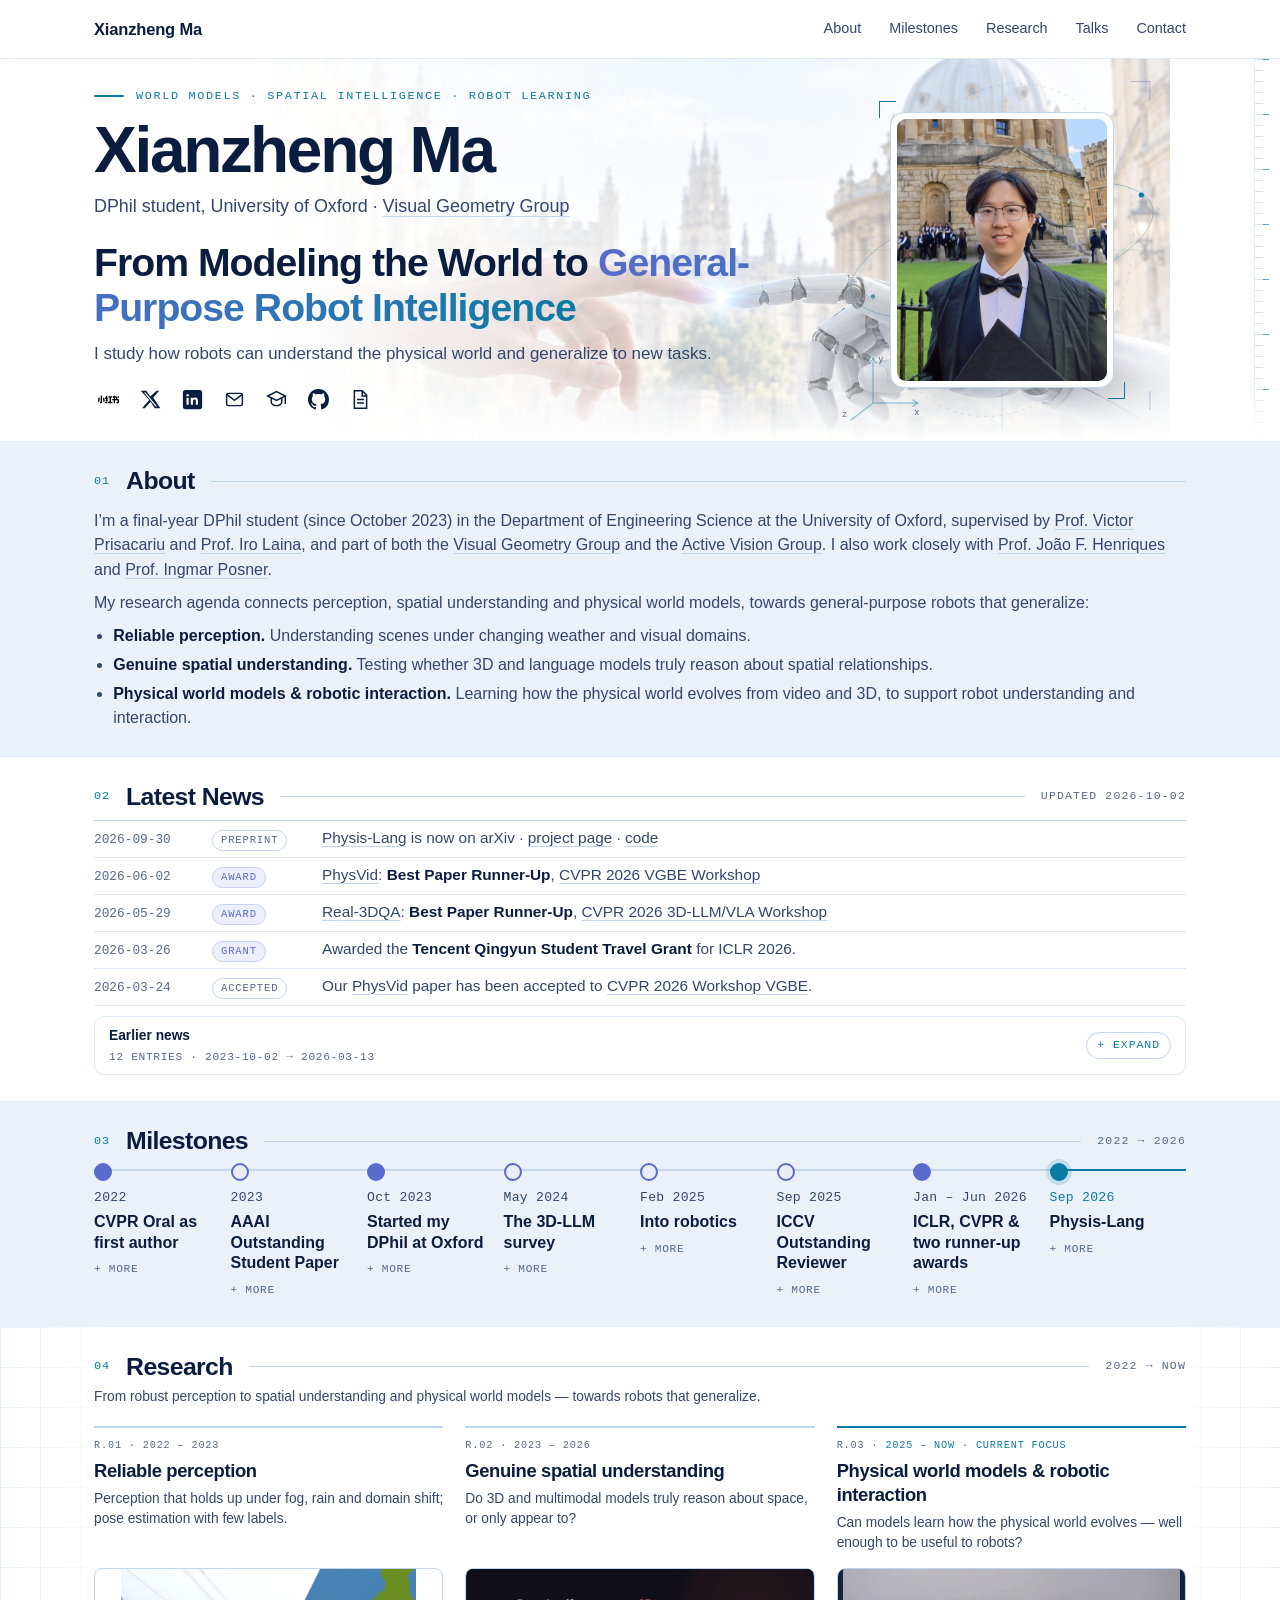
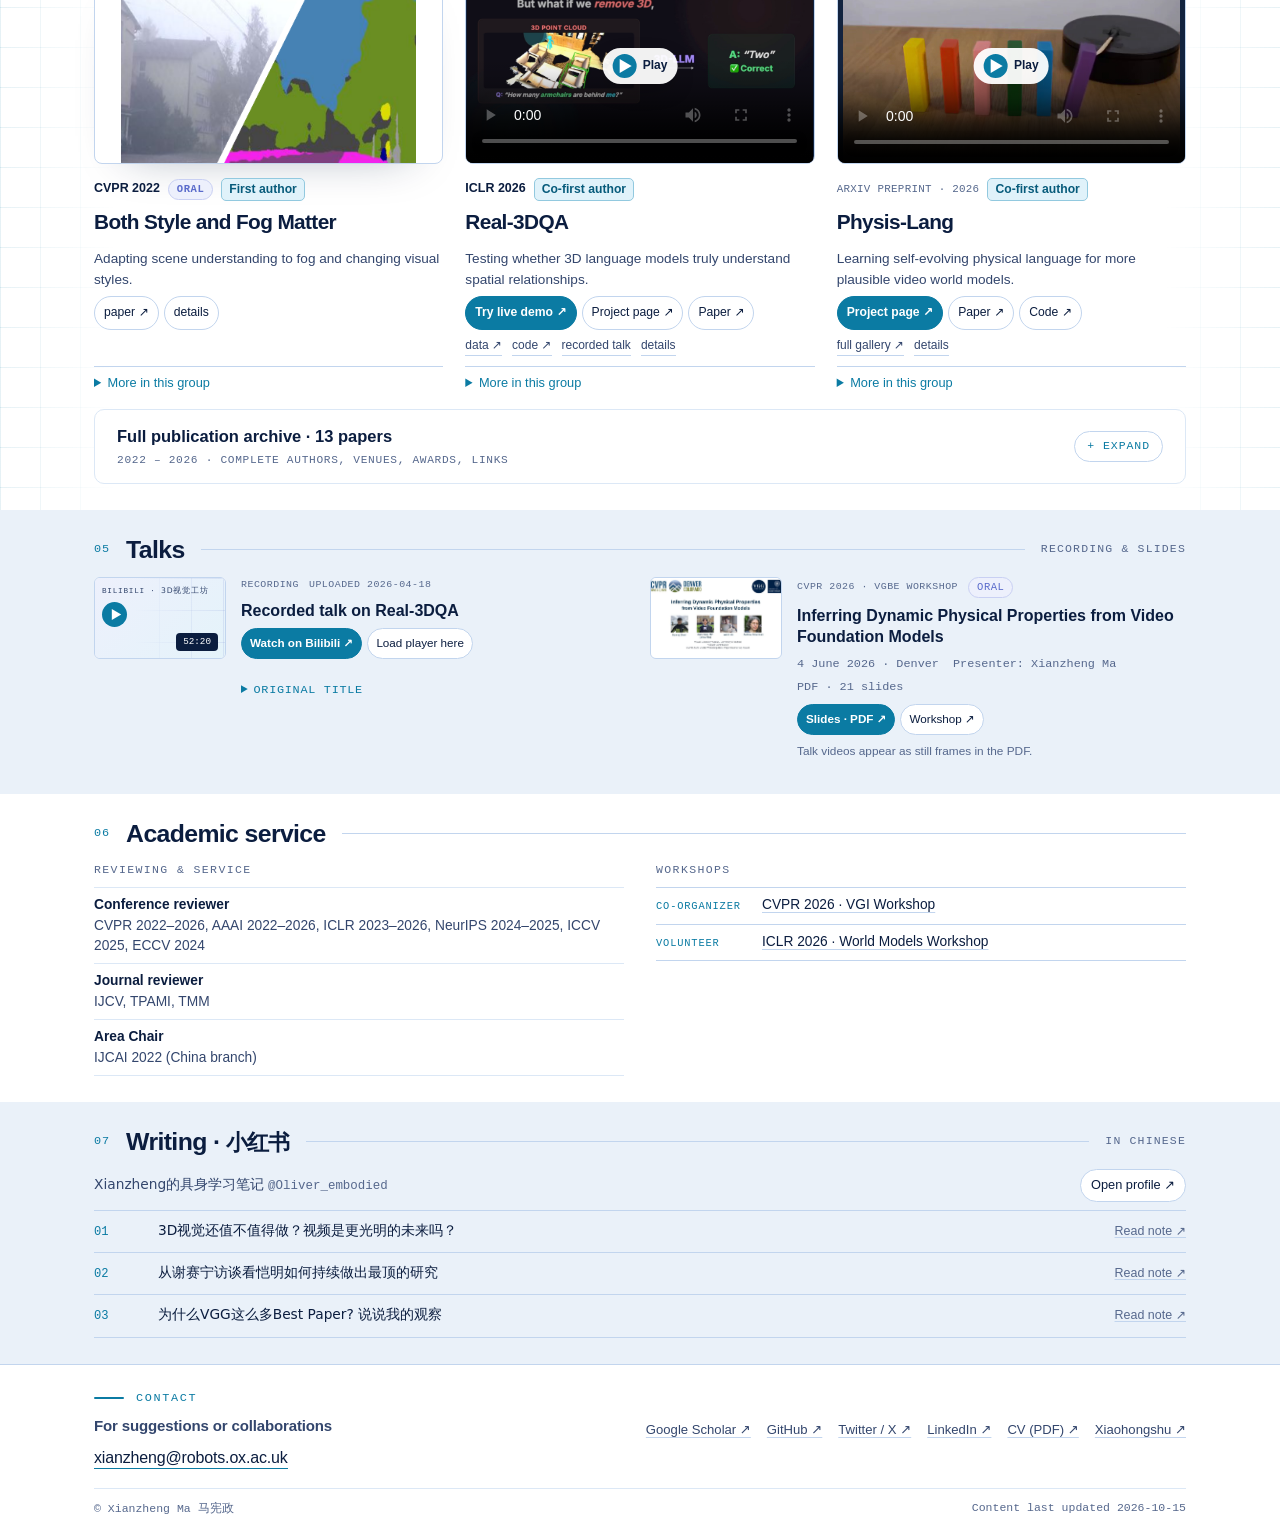
<file: index.html>
<!DOCTYPE html>
<html lang="en">
<head>
<meta charset="utf-8">
<meta name="viewport" content="width=device-width, initial-scale=1">
<title>Xianzheng Ma 马宪政 — World Models · Spatial Intelligence · Robot Learning</title>
<meta name="description" content="Xianzheng Ma (马宪政), DPhil student at the University of Oxford (Visual Geometry Group &amp; Active Vision Group). I study how robots can understand the physical world and generalize to new tasks.">
<meta name="color-scheme" content="light">
<link rel="icon" href="https://xianzhengma.github.io/assets/images/logo.png">
<style>
:root{
  --white:#FFFFFF;
  --ice:#F6FAFF;
  --steel:#EAF1F9;
  --mist:#E9EEF5;
  --ink:#0B1D3F;
  --ink-2:#33466D;
  --ink-3:#56688D;
  --line:#DCE8F6;
  --line-2:#C2D5EE;
  --cyan:#0B7BA3;
  --cyan-soft:#E4F3FA;
  --peri:#5A6BCB;
  --peri-soft:#EDF0FC;
  --grid:rgba(11,123,163,.10);
  --sans:"Inter","IBM Plex Sans","Helvetica Neue",Helvetica,system-ui,-apple-system,"Segoe UI",Arial,"PingFang SC","Hiragino Sans GB","Noto Sans CJK SC","Microsoft YaHei",sans-serif;
  --mono:"JetBrains Mono","IBM Plex Mono","SF Mono",ui-monospace,Menlo,Consolas,"Liberation Mono",monospace;
  --cjk:"PingFang SC","Hiragino Sans GB","Noto Sans CJK SC","Source Han Sans SC","Microsoft YaHei",system-ui,sans-serif;
  --wrap:1180px;
  --gut:clamp(18px,4vw,44px);
  --r:10px;
}
*{box-sizing:border-box}
html{scroll-behavior:smooth;scroll-padding-top:72px}
body{margin:0;background:var(--white);color:var(--ink);font-family:var(--sans);font-size:16.5px;line-height:1.6;-webkit-font-smoothing:antialiased;text-rendering:optimizeLegibility;overflow-x:clip}
a{color:inherit;text-decoration:underline;text-decoration-color:var(--line-2);text-underline-offset:.2em;text-decoration-thickness:1px;transition:color .15s,text-decoration-color .15s,border-color .15s,background-color .15s}
a:hover{color:var(--cyan);text-decoration-color:currentColor}
a:focus-visible,button:focus-visible,summary:focus-visible,video:focus-visible,iframe:focus-visible{outline:2px solid var(--peri);outline-offset:3px;border-radius:4px}
img,video,iframe{display:block;max-width:100%}
img,video{height:auto}
button{font:inherit;color:inherit}
[lang="zh-Hans"]{font-family:var(--cjk)}
[hidden]{display:none !important}
.wrap{max-width:var(--wrap);margin:0 auto;padding:0 var(--gut);position:relative}
.skip{position:absolute;left:-999px;top:8px;background:var(--ink);color:#fff;padding:8px 14px;z-index:50;border-radius:6px}
.skip:focus{left:8px}
.mono{font-family:var(--mono)}

/* ---------- header ---------- */
.mast{position:sticky;top:0;z-index:20;background:rgba(255,255,255,.88);backdrop-filter:blur(10px);-webkit-backdrop-filter:blur(10px);border-bottom:1px solid var(--line)}
.mast .wrap{display:flex;align-items:center;justify-content:space-between;gap:24px;min-height:58px}
.mark{display:flex;align-items:baseline;gap:.55em;text-decoration:none;white-space:nowrap;font-weight:650;letter-spacing:-.01em}
.mark .z{font-weight:400;color:var(--ink-3);font-size:.9em}
.nav{display:flex;flex-wrap:wrap;justify-content:flex-end;gap:2px clamp(14px,2.2vw,28px)}
.nav a{font-size:.9rem;color:var(--ink-2);text-decoration:none;padding:6px 0;border-bottom:1.5px solid transparent}
.nav a:hover{color:var(--ink);border-bottom-color:var(--cyan)}

/* ---------- bands (background rhythm) ---------- */
.band{position:relative;padding:clamp(52px,7vw,88px) 0}
.band-white{background:var(--white)}
.band-steel{background:var(--steel)}
.band-mist{background:var(--mist)}
.band-ice{background:var(--ice)}
/* engineering grid kept to the outer margins so text sits on flat colour */
#research::before{content:"";position:absolute;inset:0;pointer-events:none;background-image:linear-gradient(var(--grid) 1px,transparent 1px),linear-gradient(90deg,var(--grid) 1px,transparent 1px);background-size:40px 40px;-webkit-mask-image:linear-gradient(90deg,#000 0,transparent 9%,transparent 91%,#000 100%);mask-image:linear-gradient(90deg,#000 0,transparent 9%,transparent 91%,#000 100%)}
.band-tight{padding-top:clamp(30px,4vw,44px)}

/* ---------- hero ---------- */
.hero{position:relative;overflow:hidden;background:var(--white);padding:clamp(44px,8vh,92px) 0 clamp(40px,7vh,76px)}
.hero::before{content:"";position:absolute;inset:0;pointer-events:none;background-image:linear-gradient(var(--grid) 1px,transparent 1px),linear-gradient(90deg,var(--grid) 1px,transparent 1px);background-size:44px 44px;background-position:-1px -1px;-webkit-mask-image:radial-gradient(ellipse 34% 80% at 80% 46%,#000 0%,rgba(0,0,0,.5) 45%,transparent 78%);mask-image:radial-gradient(ellipse 34% 80% at 80% 46%,#000 0%,rgba(0,0,0,.5) 45%,transparent 78%)}
.hero::after{content:"";position:absolute;inset:0;pointer-events:none;background:radial-gradient(circle at 80% 44%,rgba(90,128,220,.16) 0%,rgba(11,123,163,.06) 22%,transparent 46%)}
.ruler{position:absolute;top:0;bottom:0;right:0;width:26px;border-left:1px solid var(--line);background:repeating-linear-gradient(180deg,var(--line-2) 0 1px,transparent 1px 11px),repeating-linear-gradient(180deg,var(--cyan) 0 1px,transparent 1px 55px);background-size:8px 100%,14px 100%;background-repeat:no-repeat;opacity:.7;pointer-events:none}
.hero-grid{position:relative;z-index:1;display:grid;grid-template-columns:minmax(0,1fr) 320px;gap:24px clamp(32px,6vw,80px);align-items:center}
.hero-text{min-width:0}
.label{display:flex;align-items:center;gap:12px;font-family:var(--mono);font-size:.74rem;letter-spacing:.14em;text-transform:uppercase;color:var(--cyan);margin:0 0 20px}
.label::before{content:"";flex:none;width:30px;height:2px;background:var(--cyan);border-radius:2px}
h1{font-weight:650;font-size:clamp(2.4rem,5.4vw,4rem);line-height:1.02;letter-spacing:-.035em;margin:0}
h1 .z{font-weight:400;font-size:.42em;letter-spacing:.06em;color:var(--ink-3);margin-left:.4em;vertical-align:.45em}
.affil{margin:12px 0 0;font-size:clamp(1rem,1.5vw,1.12rem);color:var(--ink-2)}
.slogan{margin:clamp(26px,4vh,40px) 0 0;max-width:17em;font-size:clamp(1.55rem,3.2vw,2.45rem);line-height:1.14;font-weight:550;letter-spacing:-.025em;color:var(--ink)}
.slogan span{background:linear-gradient(90deg,var(--peri),var(--cyan));-webkit-background-clip:text;background-clip:text;color:transparent}
.support{margin:14px 0 0;max-width:34em;color:var(--ink-2);font-size:clamp(1rem,1.35vw,1.06rem)}
.links{display:flex;flex-wrap:wrap;gap:10px;margin:clamp(22px,3.4vh,30px) 0 0;padding:0;list-style:none}
.links a{display:inline-flex;align-items:center;gap:.5em;padding:8px 15px;border:1px solid var(--line-2);border-radius:999px;background:var(--white);font-size:.9rem;text-decoration:none;color:var(--ink)}
.links a:hover{border-color:var(--cyan);color:var(--cyan);background:var(--cyan-soft)}
.links svg{width:16px;height:16px;flex:none}
.id{position:relative;justify-self:center;width:300px;height:360px;display:flex;align-items:center;justify-content:center}
.id svg.lines{position:absolute;inset:-34px -40px;width:calc(100% + 80px);height:calc(100% + 68px);pointer-events:none;overflow:visible}
.portrait{position:relative;margin:0;width:224px;padding:6px;background:var(--white);border:1px solid var(--line-2);border-radius:14px;box-shadow:0 18px 40px -24px rgba(11,29,63,.35)}
.portrait img{width:100%;aspect-ratio:4/5;object-fit:cover;border-radius:9px;background:var(--steel)}
.portrait::before,.portrait::after{content:"";position:absolute;width:16px;height:16px;border:1.5px solid var(--cyan);pointer-events:none}
.portrait::before{top:-12px;left:-12px;border-right:0;border-bottom:0}
.portrait::after{bottom:-12px;right:-12px;border-left:0;border-top:0}

/* ---------- section heads ---------- */
.sh{display:flex;align-items:center;gap:16px;margin-bottom:clamp(20px,3vw,30px)}
.sh .no{flex:none;font-family:var(--mono);font-size:.74rem;letter-spacing:.08em;color:var(--cyan)}
.sh h2{flex:none;font-weight:650;font-size:clamp(1.5rem,2.8vw,2rem);line-height:1.1;letter-spacing:-.025em;margin:0}
.sh::after{content:"";order:3;flex:1;height:1px;background:var(--line-2);min-width:24px}
.sh .aside{order:4;flex:none;font-family:var(--mono);font-size:.72rem;letter-spacing:.1em;text-transform:uppercase;color:var(--ink-3);margin:0}
.lede{margin:-8px 0 clamp(24px,3vw,32px);color:var(--ink-2);max-width:40em;font-size:1.04rem}

/* ---------- disclosure ---------- */
.disc{background:var(--white);border:1px solid var(--line);border-radius:var(--r)}
.disc>summary{list-style:none;cursor:pointer;display:flex;justify-content:space-between;align-items:center;gap:16px;padding:13px clamp(16px,2.4vw,22px);border-radius:var(--r)}
.disc>summary::-webkit-details-marker{display:none}
.disc>summary .st{font-weight:550}
.disc>summary .st small{display:block;font-family:var(--mono);font-size:.7rem;letter-spacing:.06em;text-transform:uppercase;color:var(--ink-3);font-weight:400;margin-top:2px}
.disc>summary .ind{flex:none;font-family:var(--mono);font-size:.72rem;letter-spacing:.08em;text-transform:uppercase;color:var(--cyan);border:1px solid var(--line-2);border-radius:999px;padding:5px 12px}
.disc>summary .ind::before{content:"+ Expand"}
.disc[open]>summary .ind::before{content:"\2212  Collapse"}
.disc>summary:hover .ind{border-color:var(--cyan);background:var(--cyan-soft)}
.disc-in{border-top:1px solid var(--line);padding:4px clamp(16px,2.4vw,22px) 18px}

/* ---------- news ---------- */
.news{list-style:none;margin:0;padding:0}
.news li{display:grid;grid-template-columns:100px 92px minmax(0,1fr);gap:4px 18px;padding:12px 0;border-bottom:1px solid var(--line);align-items:baseline}
.news time{font-family:var(--mono);font-size:.8rem;color:var(--ink-3)}
.tag{justify-self:start;font-family:var(--mono);font-size:.66rem;letter-spacing:.08em;text-transform:uppercase;color:var(--ink-3);border:1px solid var(--line-2);border-radius:999px;padding:1px 8px;white-space:nowrap}
.tag.aw{color:var(--peri);border-color:#C9D0F3;background:var(--peri-soft)}
.news p{margin:0;color:var(--ink-2);font-size:.96rem;line-height:1.55;overflow-wrap:break-word}
.news p strong{color:var(--ink);font-weight:600}
.news-top{border-top:1px solid var(--line-2)}
.news-all{margin-top:16px}
.news-all .news li:last-child{border-bottom:0}

/* ---------- research trajectory ---------- */
.traj{list-style:none;margin:0 0 clamp(40px,6vw,64px);padding:0;display:grid;grid-template-columns:repeat(3,minmax(0,1fr))}
.traj li{position:relative;min-width:0;border-top:2px solid var(--line-2);padding:20px 16px 0 0}
.traj li.now{border-top-color:var(--cyan)}
.traj li::before{content:"";position:absolute;top:-7px;left:0;width:12px;height:12px;border-radius:50%;background:var(--steel);border:2px solid var(--peri)}
.traj li.now::before{background:var(--cyan);border-color:var(--cyan);box-shadow:0 0 0 4px var(--cyan-soft)}
.traj li:not(:last-child)::after{content:"\2192";position:absolute;top:-14px;right:10px;font-size:.9rem;color:var(--ink-3)}
.traj a{display:block;text-decoration:none}
.traj .yrs{display:block;font-family:var(--mono);font-size:.72rem;letter-spacing:.08em;text-transform:uppercase;color:var(--ink-3)}
.traj li.now .yrs{color:var(--cyan)}
.traj b{display:block;font-weight:600;font-size:1.06rem;line-height:1.3;margin-top:4px}
.traj a:hover b{color:var(--cyan)}

/* ---------- research groups ---------- */
.group{padding:clamp(28px,4vw,44px) 0 clamp(36px,5vw,56px)}
.group+.group{border-top:1px solid var(--line-2)}
.g-head{margin-bottom:clamp(20px,3vw,28px);max-width:46em}
.g-idx{font-family:var(--mono);font-size:.74rem;letter-spacing:.08em;text-transform:uppercase;color:var(--ink-3);margin:0 0 6px}
.g-idx .now{color:var(--cyan)}
.g-head h3{font-weight:650;font-size:clamp(1.3rem,2.3vw,1.7rem);letter-spacing:-.02em;line-height:1.2;margin:0}
.g-desc{margin:6px 0 0;color:var(--ink-2);font-size:.98rem}

.feature{display:grid;gap:clamp(22px,3.4vw,44px);align-items:center}
.feature>*{min-width:0}
.f-a{grid-template-columns:minmax(0,1.85fr) minmax(0,1fr)}
.f-b{grid-template-columns:minmax(0,1fr) minmax(0,1.85fr)}
.f-c{grid-template-columns:minmax(0,1.3fr) minmax(0,1fr);align-items:start}
.venue{font-family:var(--mono);font-size:.72rem;letter-spacing:.05em;text-transform:uppercase;color:var(--ink-3);margin:0 0 10px;display:flex;flex-wrap:wrap;gap:6px 10px;align-items:center}
.award{display:inline-block;font-family:var(--mono);font-size:.66rem;letter-spacing:.05em;text-transform:uppercase;color:var(--peri);background:var(--peri-soft);border:1px solid #C9D0F3;border-radius:999px;padding:1px 8px;max-width:100%;overflow-wrap:anywhere;font-style:normal}
.f-title{font-weight:650;font-size:clamp(1.6rem,3vw,2.2rem);letter-spacing:-.03em;line-height:1.05;margin:0}
.f-q{margin:12px 0 0;font-size:1.08rem;line-height:1.4;color:var(--ink);font-weight:500}
.f-q::before{content:"Q";font-family:var(--mono);font-size:.7rem;color:var(--cyan);border:1px solid var(--cyan);border-radius:4px;padding:0 4px;margin-right:8px;vertical-align:2px;font-weight:400}
.f-c-txt{margin:10px 0 0;color:var(--ink-2);font-size:.95rem;line-height:1.55}
.cta{display:inline-flex;align-items:center;gap:.45em;padding:8px 15px;border-radius:999px;border:1px solid var(--cyan);background:var(--cyan);color:#fff;text-decoration:none;font-size:.9rem;font-weight:550}
.cta:hover{background:#08678A;border-color:#08678A;color:#fff}
.btn{display:inline-flex;align-items:center;gap:.45em;padding:7px 14px;border-radius:999px;border:1px solid var(--line-2);background:var(--white);color:var(--ink);font-size:.88rem;cursor:pointer;text-decoration:none}
.btn:hover{border-color:var(--cyan);color:var(--cyan);background:var(--cyan-soft)}
.actions{display:flex;flex-wrap:wrap;gap:8px;align-items:center;margin:18px 0 0}
.pl{display:flex;flex-wrap:wrap;gap:4px 14px;margin:12px 0 0;font-size:.86rem}
.pl a{color:var(--ink-2);text-decoration:none;border-bottom:1px solid var(--line-2)}
.pl a:hover{color:var(--cyan);border-bottom-color:currentColor}

/* media stage */
.stage{position:relative;aspect-ratio:16/9;background:#12233F;border-radius:10px;overflow:hidden;border:1px solid var(--line-2);box-shadow:0 22px 48px -30px rgba(11,29,63,.45)}
.stage video{width:100%;height:100%;object-fit:contain;background:#12233F}
.play{position:absolute;left:50%;top:50%;transform:translate(-50%,-50%);display:inline-flex;align-items:center;gap:10px;padding:12px 20px 12px 14px;border:0;border-radius:999px;background:rgba(255,255,255,.94);color:var(--ink);font-size:.92rem;font-weight:550;cursor:pointer;box-shadow:0 8px 24px -8px rgba(0,0,0,.45)}
.play:hover{background:#fff;color:var(--cyan)}
.play i{display:inline-flex;align-items:center;justify-content:center;width:32px;height:32px;border-radius:50%;background:var(--cyan);color:#fff;font-style:normal}
.play i svg{width:14px;height:14px;margin-left:2px}
.cap{display:flex;flex-wrap:wrap;gap:6px 10px;align-items:baseline;margin:10px 0 0;font-size:.86rem;color:var(--ink-2);line-height:1.45}
.cap .k{font-family:var(--mono);font-size:.66rem;letter-spacing:.08em;text-transform:uppercase;color:var(--ink-3);border:1px solid var(--line-2);background:var(--white);border-radius:999px;padding:1px 8px;white-space:nowrap}
.cap.is-gen .k{color:#7A4F00;background:#FFF6E2;border-color:#F0D9A6}

/* Physis film strip */
.strip-sel{list-style:none;margin:12px 0 0;padding:0;display:grid;grid-template-columns:repeat(6,minmax(0,1fr));gap:8px}
.strip-sel li{min-width:0}
.strip-sel button{position:relative;display:flex;flex-direction:column;gap:5px;width:100%;height:100%;padding:4px 4px 6px;border:1px solid transparent;border-radius:8px;background:transparent;text-align:left;cursor:pointer;font-size:.78rem;line-height:1.25;color:var(--ink-2)}
.strip-sel button:hover{background:var(--white);border-color:var(--line-2);color:var(--ink)}
.strip-sel button[aria-pressed="true"]{background:var(--white);border-color:var(--cyan);box-shadow:0 0 0 1px var(--cyan) inset;color:var(--ink)}
.strip-sel img,.strip-sel .ph{width:100%;aspect-ratio:16/10;object-fit:cover;border-radius:5px;background:var(--white)}
.strip-sel .ph{display:flex;align-items:center;justify-content:center;gap:6px;background:linear-gradient(135deg,#1A3260,#0B7BA3);color:#fff;font-family:var(--mono);font-size:.68rem;letter-spacing:.08em;text-transform:uppercase}
.strip-sel .ph svg{width:10px;height:10px}
.strip-sel .gen{position:absolute;top:8px;left:8px;font-family:var(--mono);font-size:.58rem;letter-spacing:.06em;text-transform:uppercase;color:#7A4F00;background:#FFF6E2;border-radius:3px;padding:0 4px}

/* Real-3DQA segmented tabs + live demo */
.seg{display:inline-flex;flex-wrap:wrap;gap:4px;margin:12px 0 0;padding:4px;border:1px solid var(--line-2);border-radius:999px;background:var(--white);list-style:none}
.seg button{border:0;background:transparent;border-radius:999px;padding:6px 14px;font-size:.86rem;cursor:pointer;color:var(--ink-2)}
.seg button:hover{color:var(--ink);background:var(--steel)}
.seg button[aria-pressed="true"]{background:var(--ink);color:#fff}
.live{margin-top:14px;padding:12px 14px;border-left:2px solid var(--cyan);background:rgba(255,255,255,.7);border-radius:0 8px 8px 0}
.live p{margin:0;font-size:.9rem;color:var(--ink-2)}
.live .actions{margin-top:10px}
.slot iframe{width:100%;aspect-ratio:16/10;border:1px solid var(--line-2);border-radius:8px;background:#fff}
.slot:not(:empty){margin-bottom:10px}
.fine{font-size:.82rem;color:var(--ink-3);margin:8px 0 0}

/* perception figure */
.fig{margin:0;aspect-ratio:16/10;background:#fff;border:1px solid var(--line-2);border-radius:10px;overflow:hidden;box-shadow:0 22px 48px -34px rgba(11,29,63,.4)}
.fig img{width:100%;height:100%;object-fit:contain}

/* secondary works: compact media row, no boxed cards */
.minis{list-style:none;margin:clamp(24px,3vw,32px) 0 0;padding:clamp(18px,2.4vw,24px) 0 0;border-top:1px dashed var(--line-2);display:grid;grid-template-columns:repeat(2,minmax(0,1fr));gap:18px clamp(20px,3vw,40px)}
.minis.stack{grid-template-columns:minmax(0,1fr);margin-top:22px;padding-top:18px}
.mini{display:grid;grid-template-columns:132px minmax(0,1fr);gap:16px;align-items:start;min-width:0}
.mini>*{min-width:0}
.mini .thumb{aspect-ratio:16/10;background:#fff;border:1px solid var(--line-2);border-radius:6px;overflow:hidden}
.mini .thumb img{width:100%;height:100%;object-fit:contain}
.mini .venue{margin-bottom:4px}
.mini h4{margin:0;font-size:1.02rem;font-weight:600;line-height:1.3}
.mini h4 a{text-decoration:none}
.mini h4 a:hover{text-decoration:underline}
.pub .q{margin:0 0 4px;font-size:.88rem;color:var(--ink-2);font-style:italic;line-height:1.45}
.mini .pl{margin-top:6px;font-size:.82rem}
.also{margin:16px 0 0;font-size:.9rem;color:var(--ink-3)}
.also .k{font-family:var(--mono);font-size:.7rem;letter-spacing:.1em;text-transform:uppercase;margin-right:10px}
.also a{color:var(--ink-2)}

/* ---------- archive ---------- */
.archive-wrap{margin-top:clamp(8px,2vw,16px)}
.marks{font-family:var(--mono);font-size:.74rem;color:var(--ink-3);margin:14px 0 4px}
.arch{display:grid;grid-template-columns:64px minmax(0,1fr);gap:0 22px}
.yr{font-family:var(--mono);font-size:.9rem;color:var(--cyan);padding-top:18px}
.pubs{list-style:none;margin:0;padding:0}
.pub{padding:16px 0;border-bottom:1px solid var(--line)}
.pub h4{font-weight:600;font-size:1rem;line-height:1.4;margin:0 0 6px;overflow-wrap:break-word}
.pub .au{font-size:.88rem;color:var(--ink-3);margin:0 0 4px;line-height:1.55}
.pub .au b{color:var(--ink);font-weight:650}
.pub .ve{font-size:.88rem;color:var(--ink-2);margin:0 0 4px}
.pub .pl{margin-top:4px}
.pub:target{background:linear-gradient(90deg,var(--cyan-soft),transparent 70%)}
.gt{display:inline-block;font-family:var(--mono);font-size:.64rem;font-weight:400;letter-spacing:.08em;color:var(--ink-3);border:1px solid var(--line-2);border-radius:999px;padding:0 6px;margin-left:10px;vertical-align:2px;white-space:nowrap}
.scholar{font-size:.88rem;color:var(--ink-3);margin:18px 0 0}

/* ---------- talks ---------- */
.talks{display:grid;grid-template-columns:repeat(2,minmax(0,1fr));gap:clamp(24px,4vw,48px)}
.talk{min-width:0}
.talk .thumb{display:block;position:relative;aspect-ratio:16/9;border:1px solid var(--line-2);border-radius:10px;overflow:hidden;background:var(--steel);text-decoration:none}
.talk .thumb img{width:100%;height:100%;object-fit:cover}
.talk .thumb:hover{border-color:var(--cyan)}
.rec{display:flex;flex-direction:column;justify-content:space-between;height:100%;padding:clamp(16px,2.4vw,24px);background:linear-gradient(135deg,var(--peri-soft) 0%,var(--cyan-soft) 100%);background-color:var(--peri-soft)}
.rec::before{content:"";position:absolute;inset:0;background-image:linear-gradient(rgba(90,107,203,.12) 1px,transparent 1px),linear-gradient(90deg,rgba(90,107,203,.12) 1px,transparent 1px);background-size:32px 32px;-webkit-mask-image:linear-gradient(90deg,transparent 30%,#000);mask-image:linear-gradient(90deg,transparent 30%,#000);pointer-events:none}
.rec .top{position:relative;font-family:var(--mono);font-size:.74rem;letter-spacing:.1em;text-transform:uppercase;color:var(--ink-2)}
.rec .mid{position:relative;display:flex;align-items:center;gap:12px;font-size:1.05rem;font-weight:600;color:var(--ink)}
.rec .mid i{display:inline-flex;align-items:center;justify-content:center;width:46px;height:46px;border-radius:50%;background:var(--cyan);color:#fff;font-style:normal;flex:none}
.rec .mid i svg{width:16px;height:16px;margin-left:3px}
.rec .dur{position:relative;align-self:flex-end;font-family:var(--mono);font-size:.78rem;color:#fff;background:var(--ink);border-radius:4px;padding:2px 7px}
.talk .slot iframe{aspect-ratio:16/9}
.talk .venue{margin:16px 0 6px}
.talk h3{font-weight:600;font-size:clamp(1.08rem,1.7vw,1.24rem);line-height:1.35;margin:0}
.talk h3 a{text-decoration:none}
.talk h3 a:hover{text-decoration:underline}
.meta{display:flex;flex-wrap:wrap;gap:4px 14px;margin:8px 0 0;font-family:var(--mono);font-size:.76rem;color:var(--ink-3)}
.talk .actions{margin-top:14px}
.inline-d{margin-top:12px;font-size:.88rem;color:var(--ink-2)}
.inline-d summary{cursor:pointer;font-family:var(--mono);font-size:.74rem;letter-spacing:.06em;text-transform:uppercase;color:var(--cyan);width:max-content;max-width:100%}
.inline-d p{margin:6px 0 0}

/* ---------- milestones ---------- */
.tl{list-style:none;margin:0;padding:0;display:grid;grid-template-columns:repeat(8,minmax(0,1fr))}
.tl li{position:relative;min-width:0;border-top:2px solid var(--line-2);padding:24px 14px 0 0}
.tl li::before{content:"";position:absolute;top:-8px;left:0;width:14px;height:14px;border-radius:50%;background:var(--mist);border:2px solid var(--peri)}
.tl li.big::before{background:var(--peri)}
.tl li.last{border-top-color:var(--cyan)}
.tl li.last::before{background:var(--cyan);border-color:var(--cyan);box-shadow:0 0 0 4px rgba(11,123,163,.16)}
.tl details>summary{list-style:none;cursor:pointer;border-radius:6px}
.tl details>summary::-webkit-details-marker{display:none}
.tl time{display:block;font-family:var(--mono);font-size:.82rem;letter-spacing:.02em;color:var(--ink-2);font-weight:500}
.tl li.last time{color:var(--cyan)}
.tl b{display:block;font-weight:600;font-size:1rem;line-height:1.3;margin:6px 0 0;color:var(--ink)}
.tl .tg{display:inline-block;margin-top:8px;font-family:var(--mono);font-size:.7rem;letter-spacing:.06em;text-transform:uppercase;color:var(--ink-3)}
.tl .tg::before{content:"+ more"}
.tl details[open] .tg::before{content:"\2212  less"}
.tl summary:hover .tg{color:var(--cyan)}
.tl details p{margin:8px 0 0;font-size:.9rem;color:var(--ink-2);line-height:1.5}

/* ---------- about ---------- */
.about-grid{display:grid;grid-template-columns:minmax(0,7fr) minmax(0,5fr);gap:clamp(28px,5vw,64px);align-items:start}
.about-grid>div{min-width:0}
.bio{margin:0;color:var(--ink-2);font-size:1.06rem;max-width:36em}
.about .disc{margin-top:20px}
.full-bio p{margin:14px 0 0;color:var(--ink-2);max-width:42em}
.kv{list-style:none;margin:10px 0 0;padding:0;border-top:1px solid var(--line)}
.kv li{display:grid;gap:2px;padding:9px 0;border-bottom:1px solid var(--line);font-size:.9rem;color:var(--ink-2);line-height:1.45;overflow-wrap:break-word}
.kv li b{font-weight:600;color:var(--ink);font-size:.92rem}
.sub{font-family:var(--mono);font-size:.72rem;letter-spacing:.12em;text-transform:uppercase;color:var(--ink-3);font-weight:400;margin:0 0 6px}
.full-bio .sub{margin-top:20px}
.ws{list-style:none;margin:0;padding:0}
.ws li{padding:14px 0;border-top:1px solid var(--line-2)}
.ws li:last-child{border-bottom:1px solid var(--line-2)}
.ws .role{display:block;font-family:var(--mono);font-size:.72rem;letter-spacing:.08em;text-transform:uppercase;color:var(--cyan);margin-bottom:3px}
.ws a{font-weight:550;line-height:1.4}

/* ---------- moments strip ---------- */
.moments{display:flex;flex-wrap:wrap;gap:14px;align-items:flex-end}
.moment{margin:0;flex:0 0 auto;max-width:100%}
.moment a{display:block;border-radius:8px;overflow:hidden;border:1px solid var(--line-2);background:var(--steel);text-decoration:none}
.moment a:hover{border-color:var(--cyan)}
.moment img{height:clamp(130px,13vw,180px);width:auto;max-width:100%;object-fit:contain}
.moment figcaption{margin-top:6px;font-size:.88rem;color:var(--ink-2)}

/* lightbox */
.lb{border:0;padding:0;background:transparent;max-width:min(94vw,1400px);max-height:94vh;overflow:visible}
.lb::backdrop{background:rgba(11,29,63,.82)}
.lb figure{margin:0}
.lb img{max-width:min(94vw,1400px);max-height:82vh;width:auto;height:auto;border-radius:8px;background:#fff}
.lb .bar{display:flex;flex-wrap:wrap;justify-content:space-between;align-items:center;gap:8px 16px;margin-top:10px;color:#fff;font-size:.92rem}
.lb .bar a{color:#fff}
.lb .bar .btn{background:rgba(255,255,255,.95)}

/* ---------- writing ---------- */
.w-head{display:flex;flex-wrap:wrap;justify-content:space-between;align-items:center;gap:10px 24px;margin-bottom:12px}
.w-head p{margin:0;color:var(--ink-2);font-size:.95rem}
.w-head .h{color:var(--ink-3);font-family:var(--mono);font-size:.78rem}
.notes{list-style:none;margin:0;padding:0;counter-reset:n}
.notes li{display:grid;grid-template-columns:48px minmax(0,1fr) auto;gap:4px 16px;align-items:baseline;padding:14px 0;border-top:1px solid var(--line-2)}
.notes li:last-child{border-bottom:1px solid var(--line-2)}
.notes .n{font-family:var(--mono);font-size:.76rem;color:var(--cyan)}
.notes .t{margin:0;font-family:var(--cjk);font-size:1.06rem;line-height:1.5;font-weight:550;overflow-wrap:anywhere}
.notes .t a{text-decoration:none}
.notes .t a:hover{text-decoration:underline}
.notes .via{font-size:.82rem;color:var(--ink-3)}

/* ---------- contact ---------- */
.contact{background:var(--white);border-top:1px solid var(--line-2);padding:clamp(40px,6vw,64px) 0 24px}
.contact-row{display:flex;flex-wrap:wrap;justify-content:space-between;align-items:flex-end;gap:20px 40px}
.contact-row>div{min-width:0}
.contact .label{margin-bottom:10px}
.contact h2{font-weight:600;font-size:clamp(1.15rem,2vw,1.35rem);letter-spacing:-.01em;margin:0 0 8px;color:var(--ink-2)}
.email{display:inline-block;font-size:clamp(1.15rem,3vw,1.7rem);letter-spacing:-.01em;line-height:1.25;text-decoration:none;border-bottom:2px solid var(--cyan);overflow-wrap:anywhere}
.elsewhere{list-style:none;margin:0;padding:0;display:flex;flex-wrap:wrap;gap:6px 20px;font-size:.92rem}
.elsewhere a{color:var(--ink-2)}
.foot{display:flex;flex-wrap:wrap;justify-content:space-between;gap:8px 20px;margin-top:clamp(32px,5vw,48px);padding-top:14px;border-top:1px solid var(--line);font-family:var(--mono);font-size:.72rem;color:var(--ink-3)}

/* ---------- responsive ---------- */
@media (max-width:1080px){
  .tl{grid-template-columns:repeat(4,minmax(0,1fr));row-gap:34px}
}
@media (max-width:960px){
  .f-a,.f-b,.f-c{grid-template-columns:minmax(0,1fr)}
  .f-b .f-media{order:-1}
  .about-grid{grid-template-columns:minmax(0,1fr)}
  .hero-grid{grid-template-columns:minmax(0,1fr) 250px}
  .id{width:250px;height:310px}
  .portrait{width:190px}
}
@media (max-width:760px){
  body{font-size:16px}
  .mast{position:static}
  .mast .wrap{flex-direction:column;align-items:flex-start;gap:2px;padding-top:12px;padding-bottom:8px}
  .nav{justify-content:flex-start;gap:0 18px}
  .ruler{display:none}
  .hero{padding:28px 0 36px}
  .hero::before{-webkit-mask-image:radial-gradient(circle at 18% 70px,#000 0,transparent 140px);mask-image:radial-gradient(circle at 18% 70px,#000 0,transparent 140px)}
  .hero::after{background:radial-gradient(circle at 18% 70px,rgba(90,128,220,.14),transparent 160px)}
  .hero-grid{grid-template-columns:minmax(0,1fr);gap:22px}
  .id{order:-1;justify-self:start;width:auto;height:auto;display:block}
  .id svg.lines{display:none}
  .portrait{width:112px;padding:4px;border-radius:10px}
  .portrait img{border-radius:7px}
  .portrait::before,.portrait::after{width:10px;height:10px}
  .portrait::before{top:-8px;left:-8px}
  .portrait::after{bottom:-8px;right:-8px}
  .slogan{max-width:none}
  .traj{grid-template-columns:minmax(0,1fr);border-left:2px solid var(--line-2);margin-left:6px}
  .traj li,.traj li.now{border-top:0;padding:0 0 18px 22px}
  .traj li.now{margin-left:-2px;border-left:2px solid var(--cyan)}
  .traj li::before{top:4px;left:-8px}
  .traj li.now::before{left:-8px}
  .traj li:not(:last-child)::after{content:none}
  .minis{grid-template-columns:minmax(0,1fr)}
  .strip-sel{grid-template-columns:repeat(3,minmax(0,1fr))}
  .talks{grid-template-columns:minmax(0,1fr)}
  .news li{grid-template-columns:auto minmax(0,1fr);gap:4px 12px}
  .news li p{grid-column:1 / -1}
  .arch{grid-template-columns:minmax(0,1fr)}
  .yr{padding-top:14px}
  .tl{grid-template-columns:minmax(0,1fr);row-gap:0;border-left:2px solid var(--line-2);margin-left:7px}
  .tl li{border-top:0;padding:0 0 20px 24px}
  .tl li.last{border-top:0}
  .tl li::before{top:3px;left:-8px}
  .notes li{grid-template-columns:36px minmax(0,1fr)}
  .notes .via{grid-column:2}
}
@media (max-width:540px){
  h1{font-size:clamp(2rem,9vw,2.4rem)}
  h1 .z{display:block;margin:8px 0 0;font-size:.5em;vertical-align:0}
  .label{font-size:.64rem;letter-spacing:.1em;gap:8px}
  .label::before{width:18px}
  .links{gap:8px}
  .links a{padding:7px 12px;font-size:.86rem}
  .sh{flex-wrap:wrap;gap:6px 12px}
  .sh::after{order:5;flex-basis:100%}
  .mini{grid-template-columns:96px minmax(0,1fr);gap:12px}
  .disc>summary{flex-wrap:wrap}
  .play{padding:10px 16px 10px 10px;font-size:.86rem}
  .moments{gap:10px}
  .moment img{height:150px}
}
@media (prefers-reduced-motion:reduce){
  html{scroll-behavior:auto}
  *,*::before,*::after{transition:none !important;animation:none !important}
}
@media print{
  .mast{position:static}
  .hero::before,.hero::after,#research::before,.ruler,.id svg.lines{display:none}
  video,.play,.strip-sel,.seg,.live .actions{display:none}
}

/* Compact research and biography revision, 2026-10-15. */
.links img{width:20px;height:20px;object-fit:contain}.links{gap:8px}.links a{padding:7px 11px}
.band:not(#milestones){padding-top:40px;padding-bottom:40px}.sh{margin-bottom:22px}.about-intro{border-bottom:1px solid var(--line)}.about-intro .bio{max-width:76em;font-size:1rem}.about-intro .sh{margin-bottom:16px}.about-intro .inline-d{margin-top:12px}
#research .lede{margin-bottom:28px}.traj{margin-bottom:26px}.traj li{padding-top:14px}.traj b{font-size:.95rem}
.research-grid{display:grid;grid-template-columns:repeat(3,minmax(0,1fr));gap:22px;align-items:start}.research-grid .group{min-width:0;padding:0;border:0}.research-grid .group+.group{border-top:0}.research-grid .g-head{min-height:116px;margin-bottom:14px}.research-grid .g-head h3{font-size:1.15rem;line-height:1.3}.research-grid .g-desc{font-size:.86rem;line-height:1.45}.research-grid .g-idx{font-size:.64rem}
.research-grid .feature{display:flex;flex-direction:column;align-items:stretch;gap:15px}.research-grid .f-media,.research-grid .fig{order:0}.research-grid .f-text{order:1}.research-grid .fig{margin:0;aspect-ratio:16/9;background:white;overflow:hidden;border-radius:8px;border:1px solid var(--line-2)}.research-grid .fig img{width:100%;height:100%;object-fit:contain}.research-grid .stage{width:100%;aspect-ratio:16/9;max-height:210px;border-radius:8px;box-shadow:none}.research-grid .f-title{font-size:1.3rem;line-height:1.2}.research-grid .venue{font-size:.63rem;gap:4px 6px;margin-bottom:7px}.research-grid .f-q{font-size:.92rem;margin-top:8px}.research-grid .f-c-txt{font-size:.85rem;margin-top:8px}.research-grid .actions{gap:5px;margin-top:12px}.research-grid .actions a{font-size:.76rem;padding:6px 9px}.research-grid .pl{font-size:.75rem;gap:5px 10px;margin-top:8px}.research-grid .cap{font-size:.72rem;margin-top:6px}.research-grid .play{padding:6px 10px;gap:6px;font-size:.75rem}.research-grid .play i{width:24px;height:24px}
.strip-sel{display:flex;overflow-x:auto;gap:4px;padding-bottom:5px;margin-top:8px}.strip-sel li{flex:0 0 66px}.strip-sel button{font-size:.64rem}.strip-sel .gen{font-size:.48rem;left:5px;top:5px}.seg{margin-top:8px;padding:3px}.seg button{font-size:.72rem;padding:4px 8px}.optional-demo{margin-top:8px;font-size:.8rem}.optional-demo>summary,.group-more>summary{cursor:pointer;color:var(--cyan);font-size:.8rem;padding:8px 0}.optional-demo .live-inner{margin-top:8px}.group-more{border-top:1px solid var(--line-2);margin-top:14px}.group-more .minis{display:block;margin-top:8px}.group-more .mini{margin-bottom:10px}.group-more .also{font-size:.76rem}.group-more .q{font-size:.8rem}
.talks{gap:22px}.talk{display:grid;grid-template-columns:132px minmax(0,1fr);gap:7px 15px;align-content:start}.talk>*{grid-column:2;min-width:0}.talk>.thumb{grid-column:1;grid-row:1/7}.talk:first-child{display:block}.talk>[data-embed]{display:grid;grid-template-columns:132px minmax(0,1fr);gap:7px 15px}.talk>[data-embed]>*{grid-column:2;min-width:0}.talk>[data-embed]>.thumb{grid-column:1;grid-row:1/6}.talk .slot:empty{display:none}.talk .slot:not(:empty){grid-column:1/-1}.talk .thumb{max-height:88px;aspect-ratio:16/10;border-radius:6px}.talk h3{font-size:1rem;line-height:1.35;margin:0}.talk .venue{font-size:.62rem;margin:0}.talk .meta,.talk .fine{font-size:.74rem;margin:0}.talk .actions{margin:0;gap:5px}.talk .actions>*{font-size:.73rem;padding:5px 8px}.talk .inline-d{margin-left:147px;margin-top:8px}.rec{padding:7px}.rec .top{font-size:.48rem}.rec .mid{font-size:0}.rec .mid i{width:25px;height:25px}.rec .dur{font-size:.58rem}.rec .mid i svg{width:11px;height:11px}
#academic .disc{margin-top:14px}#academic .kv{margin-top:6px}#academic h2{font-size:1.55rem}#academic .ws li{padding:10px 0}
@media(max-width:900px){.research-grid{grid-template-columns:1fr;gap:28px}.research-grid .group{border-bottom:1px solid var(--line-2);padding-bottom:24px}.research-grid .g-head{min-height:0}.research-grid .feature{display:grid;grid-template-columns:minmax(0,1fr) minmax(0,1fr);gap:22px}.research-grid .f-media,.research-grid .fig{order:0}.research-grid .f-text{order:1}.talks{grid-template-columns:1fr}.band:not(#milestones){padding-top:32px;padding-bottom:32px}}
@media(max-width:560px){.research-grid .feature{display:flex}.research-grid .stage{max-height:none}.research-grid .g-head h3{font-size:1.2rem}.talk,.talk>[data-embed]{grid-template-columns:92px minmax(0,1fr);gap:7px 12px}.talk .inline-d{margin-left:104px}.talk .thumb{max-height:64px}.talk .fine{grid-column:1/-1}.talk h3{font-size:.92rem}.talk .actions{gap:5px}.talk .actions>*{font-size:.68rem}.links a{font-size:.8rem;padding:6px 9px}.links svg,.links img{width:17px;height:17px}#academic h2{font-size:1.35rem}.about-intro .bio{font-size:.94rem}}

@media(max-width:560px){.sh h2{max-width:100%;overflow-wrap:break-word;line-height:1.2}}
@media(max-width:560px){.talk,.talk>[data-embed]{display:flow-root}.talk>.thumb,.talk>[data-embed]>.thumb{width:76px;float:left;margin:0 12px 8px 0;max-height:50px}.talk .actions{margin-top:8px}.talk .inline-d{margin-left:0}.talk .fine{margin-top:8px}.talk .slot:not(:empty){clear:both}}

/* Direct biography, compact profiles and visible service. */
.hero .links{align-items:center;gap:16px}.hero .links a{border:0;border-radius:0;background:transparent;padding:3px 0;gap:0;font-size:.85rem}.hero .links a:hover{background:transparent;color:var(--cyan)}.hero .links .social-mark a{display:flex;align-items:center;justify-content:center;width:24px;height:26px;padding:0}.hero .links .social-mark svg,.hero .links .social-mark img{width:21px;height:21px}.hero .links li:nth-child(4){border-left:1px solid var(--line-2);padding-left:16px}.bio-copy{max-width:100%;font-size:1rem;color:var(--ink-2);line-height:1.65}.bio-copy p{margin:0 0 10px}.bio-copy p:last-child{margin-bottom:0}.service-grid{display:grid;grid-template-columns:minmax(0,1fr) minmax(0,1fr);gap:32px}.service-grid>*{min-width:0}#academic .sh{margin-bottom:18px}#academic .kv{margin:0}#academic .kv li{padding:7px 0;font-size:.86rem;gap:1px}#academic .kv li b{font-size:.86rem}#academic .ws li{padding:7px 0}#academic .ws a{font-size:.86rem;font-weight:500;line-height:1.4}#academic .ws .role{font-size:.65rem;margin-bottom:2px}#academic .sub{margin-bottom:8px}
@media(max-width:650px){.service-grid{grid-template-columns:1fr;gap:20px}.hero .links{gap:12px}.hero .links li:nth-child(4){padding-left:12px}.bio-copy{font-size:.94rem}.hero .links a{font-size:.78rem}}

.service-grid .ws li{display:grid;grid-template-columns:96px minmax(0,1fr);gap:10px;align-items:baseline}.service-grid .ws .role{margin:0}@media(max-width:650px){.service-grid .ws li{grid-template-columns:80px minmax(0,1fr);gap:8px}}
/* Match research navigation to the columns below; chronology lives in Milestones. */
#research .lede{max-width:none}.traj li:not(:last-child)::after{content:none}
@media(min-width:1000px){#research .lede{white-space:nowrap;font-size:clamp(.86rem,1.05vw,1rem)}}
#research .lede{margin-bottom:26px}.research-grid .g-head{position:relative;padding-top:12px;border-top:2px solid var(--line-2)}.research-grid #theme-physical .g-head{border-top-color:var(--cyan)}
@media(min-width:901px){.research-grid .g-head{min-height:144px}}

/* One media per research group; consistent content rows. */
.research-grid .feature-simple{display:flex;flex-direction:column;gap:14px}.research-grid .feature-simple .f-text{display:grid;grid-template-rows:26px 52px minmax(88px,auto) auto minmax(24px,auto);gap:8px}.research-grid .feature-simple .f-text>*{margin:0!important}.research-grid .feature-simple .venue{align-content:center}.research-grid .feature-simple .actions{align-self:start;min-height:32px}.research-grid .feature-simple .pl{align-content:start}.research-grid .feature-simple .f-title{align-self:start}.research-grid .feature-simple .f-c-txt{line-height:1.55}.research-grid .feature-simple .stage,.research-grid .feature-simple .fig{aspect-ratio:16/9;max-height:none}.research-grid .feature-simple .f-media{min-width:0}
@media(max-width:900px){.research-grid .feature-simple{display:grid;grid-template-columns:minmax(0,1fr) minmax(0,1fr)}.research-grid .feature-simple .f-text{grid-template-rows:auto auto auto auto auto}}
@media(max-width:560px){.research-grid .feature-simple{display:flex}.research-grid .feature-simple .f-text{grid-template-rows:auto auto auto auto auto;gap:8px}}


/* Author position is the primary personal contribution cue. */
.research-grid .feature-simple .venue{font-size:.68rem;letter-spacing:.025em;gap:5px 8px;min-height:28px;flex-wrap:wrap}
.research-grid .author-role{display:inline-flex;align-items:center;font-family:var(--sans,system-ui,sans-serif);font-size:.76rem;line-height:1.25;font-weight:700;letter-spacing:0;text-transform:none;color:#075b7b;background:#e0f2fa;border:1px solid #92c9df;border-radius:5px;padding:3px 7px;white-space:nowrap}
.research-grid .feature-simple .f-text{grid-template-rows:36px 52px minmax(88px,auto) auto minmax(24px,auto)}
@media(max-width:900px){.research-grid .feature-simple .f-text{grid-template-rows:auto auto auto auto auto}}
@media(min-width:901px){.research-grid .feature-simple .f-text{grid-template-rows:36px 40px minmax(48px,auto) auto minmax(24px,auto)}}

/* Denser vertical rhythm, without shrinking reading text. */
.hero{padding-top:28px;padding-bottom:28px}.hero .id{height:300px}.hero .label{margin-bottom:12px}.hero .affil{margin-top:9px}.hero .slogan{margin-top:20px}.hero .support{margin-top:10px}.hero .links{margin-top:18px;gap:14px}.hero .links li:nth-child(4){border-left:0;padding-left:0}.hero .links .social-mark a{width:28px;height:28px}.hero .links .social-mark svg,.hero .links .social-mark img{width:21px;height:21px}
.band,.band:not(#milestones){padding-top:26px;padding-bottom:26px}.band .sh,.about-intro .sh,#academic .sh{margin-bottom:14px}.bio-copy{line-height:1.55}.bio-copy p{margin-bottom:8px}.tl li{padding-top:16px}.tl .tg{margin-top:5px}.tl b{margin-top:4px}
#research .lede{margin-bottom:18px}.research-grid{gap:22px}.research-grid .g-head{margin-bottom:10px;padding-top:9px}.research-grid .feature-simple{gap:10px}.group-more{margin-top:8px}.group-more>summary{padding:6px 0}.archive-wrap{margin-top:10px}.talks{gap:20px}.notes li{padding:10px 0}.w-head{margin-bottom:8px}.contact{padding-top:24px;padding-bottom:16px}.contact .label{margin-bottom:6px}.foot{margin-top:18px;padding-top:10px}
@media(min-width:901px){.research-grid .g-head{min-height:132px}.research-grid .feature-simple .f-text{grid-template-rows:30px 32px minmax(42px,auto) auto minmax(22px,auto);gap:6px}}
@media(max-width:900px){.hero .id{height:240px}.band,.band:not(#milestones){padding-top:24px;padding-bottom:24px}.research-grid .group{padding-bottom:18px}.research-grid{gap:22px}.hero-grid{gap:14px}.tl{row-gap:22px}}
@media(max-width:650px){.hero{padding-top:22px;padding-bottom:24px}.hero .id{height:112px}.hero .links{gap:12px}.hero .links li:nth-child(4){padding-left:0}.hero .links .social-mark a{width:27px;height:30px}.band,.band:not(#milestones){padding-top:22px;padding-bottom:22px}.tl{row-gap:0}.tl li{padding-top:0}.bio-copy p{margin-bottom:8px}.service-grid{gap:16px}.contact{padding-top:22px}.foot{margin-top:14px}}


.research-grid .venue-conference{font-family:var(--sans,system-ui,sans-serif);font-size:.78rem;font-weight:750;letter-spacing:0;color:var(--ink);white-space:nowrap}.research-grid .venue .award{font-weight:650}

/* One alternating surface palette following document order. */
.band-tint{background:var(--steel)}

/* Match Writing typography to Academic service. */
#writing h2{font-size:1.55rem}#writing .notes .t{font-size:.86rem;font-weight:500;line-height:1.45}#writing .w-head p{font-size:.86rem}#writing .notes .via{font-size:.78rem}#writing .w-head .btn{font-size:.8rem;padding:5px 10px}
@media(max-width:560px){#writing h2{font-size:1.35rem}}
/* Consistent section headings and unconstrained hero supporting line. */
.sh h2{font-size:1.55rem}
.hero .support{max-width:none}
@media(max-width:560px){.sh h2{font-size:1.35rem}}
/* A compact research agenda replaces the long research biography. */
.research-agenda{margin:8px 0 0;padding-left:1.2em;display:grid;gap:5px;line-height:1.5}
.research-agenda strong{font-weight:650;color:var(--ink)}
.bio-copy .agenda-intro{margin-bottom:0}
/* Contact follows the compact body typography. */
.contact h2{font-size:.94rem;font-weight:600;margin-bottom:6px}
.contact .email{font-size:1rem;border-bottom-width:1px}
.contact .elsewhere{font-size:.82rem;gap:6px 16px}
.contact-row{gap:14px 28px;align-items:center}
/* Soft human–robot connection image behind the hero. */
.hero::before{background-image:url('assets/media/human-robot-touch-oxford.png');background-size:cover;background-position:center 58%;opacity:.25;-webkit-mask-image:none;mask-image:none}
.hero::after{background:linear-gradient(90deg,rgba(255,255,255,.78) 0%,rgba(255,255,255,.55) 42%,rgba(255,255,255,.15) 75%),linear-gradient(0deg,#fff 0%,rgba(255,255,255,0) 24%)}
@media(max-width:650px){.hero::before{background-position:center bottom;opacity:.18}.hero::after{background:linear-gradient(90deg,rgba(255,255,255,.7),rgba(255,255,255,.3))}}
/* Keep the fingertip contact left of the portrait rather than behind it. */
.hero::before{background-size:1100px auto;background-repeat:no-repeat;background-position:calc(50% + 180px) 57%;opacity:.62}
.hero::after{background:linear-gradient(90deg,#fff 0%,rgba(255,255,255,.94) 24%,rgba(255,255,255,.65) 43%,rgba(255,255,255,0) 59%),linear-gradient(0deg,#fff 0%,rgba(255,255,255,0) 16%)}
@media(max-width:900px){.hero::before{background-size:950px auto;background-position:calc(50% + 110px) 55%;opacity:.42}}
@media(max-width:650px){.hero::before{background-size:750px auto;background-position:center 30%;opacity:.3}.hero::after{background:linear-gradient(0deg,rgba(255,255,255,.8),rgba(255,255,255,.12))}}
/* Give the hands a clear strip beneath the portrait and text. */
@media(min-width:901px){.hero{padding-bottom:180px}.hero::before{background-size:1000px auto;background-position:calc(50% + 80px) calc(100% + 60px)}.hero::after{background:linear-gradient(90deg,#fff 0%,rgba(255,255,255,.94) 24%,rgba(255,255,255,.55) 43%,rgba(255,255,255,0) 59%),linear-gradient(0deg,#fff 0%,rgba(255,255,255,0) 10%)}}
/* Match the perceived cap height of the bilingual heading. */
#writing h2 [lang="zh-Hans"]{font-size:.9em;font-weight:600}
/* Keep the hands legible in the open area below the portrait. */
@media(min-width:901px){.hero::before{opacity:.72}.hero::after{background:linear-gradient(90deg,#fff 0%,rgba(255,255,255,.95) 24%,rgba(255,255,255,.5) 43%,rgba(255,255,255,0) 59%),linear-gradient(0deg,#fff 0%,rgba(255,255,255,0) 5%)}}
/* Restore the compact hero; separate the portrait and hands horizontally. */
@media(min-width:901px){
.hero{padding-bottom:28px}
.hero::before{background-size:900px auto;background-position:calc(50% + 80px) 57%;opacity:.62}
.hero::after{background:linear-gradient(90deg,#fff 0%,rgba(255,255,255,.96) 24%,rgba(255,255,255,.62) 43%,rgba(255,255,255,0) 58%),linear-gradient(0deg,#fff 0%,rgba(255,255,255,0) 16%)}
.hero .id{transform:translateX(12px)}
}
@media(min-width:901px) and (max-width:1200px){.hero .id{transform:translateX(0px)}.hero::before{background-size:800px auto;background-position:calc(50% - 50px) 57%}}
/* Compact news rows and history disclosure. */
#news{padding-top:18px;padding-bottom:18px}
#news .sh{margin-bottom:10px}
#news .news li{padding-top:6px;padding-bottom:6px}
#news .news p{line-height:1.4}
#news .news-all{margin-top:10px}
#news .news-all>summary{padding:8px 14px}
#news .news-all>summary .st{font-size:.86rem}
#news .news-all>summary .ind{padding:3px 10px}
/* Awards stand out from venue and presentation metadata. */
.award.award-prize{font-family:var(--sans,system-ui,sans-serif);font-size:.78rem;font-weight:750;letter-spacing:0;text-transform:none;color:#80520a;background:#fff2cd;border-color:#dfb959;border-radius:5px;padding:3px 9px;line-height:1.4;vertical-align:middle}
/* Keep the complete portrait and decoration as one left-shifted unit. */
@media(min-width:901px){.hero .id{transform:translateX(-24px)}}
</style>
</head>
<body>
<a class="skip" href="#top">Skip to content</a>

<header class="mast">
  <div class="wrap">
    <a class="mark" href="#top"><span>Xianzheng Ma</span></a>
    <nav class="nav" aria-label="Sections">
      <a href="#about">About</a>
      <a href="#milestones">Milestones</a>
      <a href="#research">Research</a>
      <a href="#talks">Talks</a>
      <a href="#contact">Contact</a>
    </nav>
  </div>
</header>

<main id="top">

<!-- ================= HERO (white) ================= -->
<section class="hero" aria-label="Introduction">
  <div class="ruler" aria-hidden="true"></div>
  <div class="wrap hero-grid">
    <div class="hero-text">
      <p class="label">World Models · Spatial Intelligence · Robot Learning</p>
      <h1>Xianzheng Ma</h1>
      <p class="affil">DPhil student, University of Oxford · <a href="https://www.robots.ox.ac.uk/~vgg/" target="_blank" rel="noopener">Visual Geometry Group</a></p>
      <p class="slogan">From Modeling the World to <span>General-Purpose Robot Intelligence</span></p>
      <p class="support">I study how robots can understand the physical world and generalize to new tasks.</p>
      <ul class="links" aria-label="Contact and profiles">
<li class="social-mark"><a href="https://www.xiaohongshu.com/user/profile/698a25020000000026039251" target="_blank" rel="noopener" aria-label="小红书" title="小红书"><img src="assets/icons/xiaohongshu.svg" width="20" height="20" alt="" aria-hidden="true"></a></li>
<li class="social-mark"><a href="https://x.com/xianzhengoxford" target="_blank" rel="noopener" aria-label="Twitter / X" title="Twitter / X"><svg viewBox="0 0 24 24" fill="currentColor" aria-hidden="true"><path d="M18.9 2H22l-6.8 7.8L23.2 22h-6.3L12 14.6 5.5 22H2.3l8.2-9.4L.8 2h6.4l4.5 6.7L18.9 2Zm-1.1 18h1.7L6.3 3.9H4.5L17.8 20Z"/></svg></a></li>
<li class="social-mark"><a href="https://www.linkedin.com/in/xianzheng-ma-34035126b/" target="_blank" rel="noopener" aria-label="LinkedIn" title="LinkedIn"><svg viewBox="0 0 24 24" fill="currentColor" aria-hidden="true"><rect x="1" y="1" width="22" height="22" rx="3"/><circle cx="6.4" cy="7" r="1.4" fill="white"/><path d="M5.2 10h2.4v8H5.2zM10 10h2.3v1.1c.7-1 1.5-1.3 2.6-1.3 2 0 3.3 1.2 3.3 3.8V18h-2.4v-4.1c0-1.4-.5-2-1.5-2-1.1 0-1.8.7-1.8 2V18H10z" fill="white"/></svg></a></li>
<li class="social-mark"><a href="mailto:xianzheng@robots.ox.ac.uk" aria-label="Email" title="Email"><svg viewBox="0 0 24 24" fill="none" stroke="currentColor" stroke-width="1.7" aria-hidden="true"><rect x="3" y="5" width="18" height="14" rx="2"/><path d="m3.5 6.5 8.5 6.5 8.5-6.5"/></svg></a></li>
<li class="social-mark"><a href="https://scholar.google.com/citations?user=NS8g2mMAAAAJ&amp;hl=zh-CN&amp;oi=ao" target="_blank" rel="noopener" aria-label="Scholar" title="Scholar"><svg viewBox="0 0 24 24" fill="none" stroke="currentColor" stroke-width="1.7" aria-hidden="true"><path d="m2 8 10-5 10 5-10 5Z"/><path d="M6 10v5c0 2 3 4 6 4s6-2 6-4v-5M22 8v9"/></svg></a></li>
<li class="social-mark"><a href="https://github.com/xianzhengma" target="_blank" rel="noopener" aria-label="GitHub" title="GitHub"><svg viewBox="0 0 16 16" fill="currentColor" aria-hidden="true"><path d="M8 0C3.58 0 0 3.58 0 8c0 3.54 2.29 6.53 5.47 7.59.4.07.55-.17.55-.38 0-.19-.01-.82-.01-1.49-2.01.37-2.53-.49-2.69-.94-.09-.23-.48-.94-.82-1.13-.28-.15-.68-.52-.01-.53.63-.01 1.08.58 1.23.82.72 1.21 1.87.87 2.33.66.07-.52.28-.87.51-1.07-1.78-.2-3.64-.89-3.64-3.95 0-.87.31-1.59.82-2.15-.08-.2-.36-1.02.08-2.12 0 0 .67-.21 2.2.82.64-.18 1.32-.27 2-.27.68 0 1.36.09 2 .27 1.53-1.04 2.2-.82 2.2-.82.44 1.1.16 1.92.08 2.12.51.56.82 1.27.82 2.15 0 3.07-1.87 3.75-3.65 3.95.29.25.54.73.54 1.48 0 1.07-.01 1.93-.01 2.2 0 .21.15.46.55.38A8.013 8.013 0 0016 8c0-4.42-3.58-8-8-8z"/></svg></a></li>
<li class="social-mark"><a href="https://xianzhengma.github.io/cv/cv_xianzheng_ma.pdf" target="_blank" rel="noopener" aria-label="CV" title="CV"><svg viewBox="0 0 24 24" fill="none" stroke="currentColor" stroke-width="1.7" aria-hidden="true"><path d="M5 2h9l5 5v15H5Z"/><path d="M14 2v6h5M8 12h8M8 16h8"/></svg></a></li>
</ul>
    </div>
    <div class="id">
      <!-- abstract spatial linework: orbits, a camera-style axis triad, sample points -->
      <svg class="lines" viewBox="0 0 380 428" fill="none" aria-hidden="true" preserveAspectRatio="xMidYMid meet">
        <ellipse cx="190" cy="214" rx="182" ry="64" transform="rotate(-16 190 214)" stroke="#0B7BA3" stroke-opacity=".32"/>
        <ellipse cx="190" cy="214" rx="150" ry="196" transform="rotate(14 190 214)" stroke="#5A6BCB" stroke-opacity=".22" stroke-dasharray="3 6"/>
        <path d="M14 214H366" stroke="#0B7BA3" stroke-opacity=".14"/>
        <path d="M190 6V422" stroke="#0B7BA3" stroke-opacity=".14"/>
        <g stroke="#0B7BA3" stroke-opacity=".5" stroke-width="1.2">
          <path d="M40 392V340"/><path d="M40 392H92"/><path d="M40 392L14 412"/>
          <path d="M36 346l4-6 4 6"/><path d="M86 388l6 4-6 4"/>
        </g>
        <g font-family="ui-monospace,Menlo,Consolas,monospace" font-size="10" fill="#56688D">
          <text x="46" y="344">y</text><text x="88" y="406">x</text><text x="4" y="408">z</text>
        </g>
        <g fill="#0B7BA3">
          <circle cx="352" cy="150" r="3"/><circle cx="40" cy="268" r="2.5" fill-opacity=".7"/><circle cx="300" cy="66" r="2" fill="#5A6BCB"/>
        </g>
        <g stroke="#5A6BCB" stroke-opacity=".45">
          <path d="M340 18h22v22"/><path d="M362 400v-22"/>
        </g>
      </svg>
      <figure class="portrait">
        <img src="https://xianzhengma.github.io/assets/images/portrait_L.jpg" alt="Portrait of Xianzheng Ma" width="400" height="500">
      </figure>
    </div>
  </div>
</section>

<section id="about" class="band band-tint about about-intro" aria-labelledby="about-h"><div class="wrap"><div class="sh"><span class="no">01</span><h2 id="about-h">About</h2></div><div class="bio-copy"><p>I’m a final-year DPhil student (since October 2023) in the Department of Engineering Science at the University of Oxford, supervised by <a href="https://www.robots.ox.ac.uk/~victor//" target="_blank" rel="noopener">Prof. Victor Prisacariu</a> and <a href="https://eng.ox.ac.uk/people/iro-laina/" target="_blank" rel="noopener">Prof. Iro Laina</a>, and part of both the <a href="https://www.robots.ox.ac.uk/~vgg/" target="_blank" rel="noopener">Visual Geometry Group</a> and the <a href="https://www.robots.ox.ac.uk/ActiveVision/index.html" target="_blank" rel="noopener">Active Vision Group</a>. I also work closely with <a href="https://www.robots.ox.ac.uk/~joao/" target="_blank" rel="noopener">Prof. João F. Henriques</a> and <a href="https://ori.ox.ac.uk/people/ingmar-posner" target="_blank" rel="noopener">Prof. Ingmar Posner</a>.</p>
            <p class="agenda-intro">My research agenda connects perception, spatial understanding and physical world models, towards general-purpose robots that generalize:</p>
            <ul class="research-agenda">
              <li><strong>Reliable perception.</strong> Understanding scenes under changing weather and visual domains.</li>
              <li><strong>Genuine spatial understanding.</strong> Testing whether 3D and language models truly reason about spatial relationships.</li>
              <li><strong>Physical world models &amp; robotic interaction.</strong> Learning how the physical world evolves from video and 3D, to support robot understanding and interaction.</li>
            </ul></div></div></section>

<!-- ================= NEWS (white, compact) ================= -->
<section id="news" class="band band-white band-tight" aria-labelledby="news-h">
  <div class="wrap">
    <div class="sh">
      <span class="no">02</span>
      <h2 id="news-h">Latest News</h2>
      <p class="aside">Updated 2026-10-02</p>
    </div>
    <ol class="news news-top">
      <li><time datetime="2026-09-30">2026-09-30</time><span class="tag">Preprint</span><p><a href="https://arxiv.org/abs/2609.40358" target="_blank" rel="noopener">Physis-Lang</a> is now on arXiv · <a href="https://physis-intelligence.github.io/physis-lang-web/" target="_blank" rel="noopener">project page</a> · <a href="https://github.com/Physis-Intelligence/Physis-Lang" target="_blank" rel="noopener">code</a></p></li>
      <li><time datetime="2026-06-02">2026-06-02</time><span class="tag aw">Award</span><p><a href="https://arxiv.org/abs/2510.02311" target="_blank" rel="noopener">PhysVid</a>: <strong>Best Paper Runner-Up</strong>, <a href="https://vidgen-bench-eval.github.io/" target="_blank" rel="noopener">CVPR 2026 VGBE Workshop</a></p></li>
      <li><time datetime="2026-05-29">2026-05-29</time><span class="tag aw">Award</span><p><a href="https://real-3dqa.github.io/" target="_blank" rel="noopener">Real-3DQA</a>: <strong>Best Paper Runner-Up</strong>, <a href="https://3d-llm-vla.github.io/" target="_blank" rel="noopener">CVPR 2026 3D-LLM/VLA Workshop</a></p></li>
    
      <li><time datetime="2026-03-26">2026-03-26</time><span class="tag aw">Grant</span><p>Awarded the <strong>Tencent Qingyun Student Travel Grant</strong> for ICLR 2026.</p></li>
      <li><time datetime="2026-03-24">2026-03-24</time><span class="tag">Accepted</span><p>Our <a href="https://arxiv.org/abs/2510.02311" target="_blank" rel="noopener">PhysVid</a> paper has been accepted to <a href="https://vidgen-bench-eval.github.io/" target="_blank" rel="noopener">CVPR 2026 Workshop VGBE</a>.</p></li>
    </ol>

    <details class="disc news-all" id="news-history">
      <summary>
        <span class="st">Earlier news<small>12 entries · 2023-10-02 → 2026-03-13</small></span>
        <span class="ind" aria-hidden="true"></span>
      </summary>
      <div class="disc-in">
        <ol class="news">
          
          
          <li><time datetime="2026-03-13">2026-03-13</time><span class="tag">Announced</span><p>I will be attending <strong>ICLR 2026</strong> in Rio de Janeiro, Brazil to present our <a href="https://real-3dqa.github.io/" target="_blank" rel="noopener">Real-3DQA</a> paper. Feel free to reach out if you’d like to connect!</p></li>
          <li><time datetime="2026-03-13">2026-03-13</time><span class="tag">Accepted</span><p>Our <a href="https://arxiv.org/abs/2608.15710" target="_blank" rel="noopener">Beyond Single Object</a> paper has been accepted to CVPR 2026 as a Finding.</p></li>
          <li><time datetime="2026-02-28">2026-02-28</time><span class="tag">Accepted</span><p>Our <a href="https://arxiv.org/abs/2602.21497v1" target="_blank" rel="noopener">See It, Say It, Sorted</a> paper has been accepted to CVPR 2026.</p></li>
          <li><time datetime="2026-01-22">2026-01-22</time><span class="tag">Accepted</span><p>Our <a href="https://real-3dqa.github.io/" target="_blank" rel="noopener">Real-3DQA</a> paper has been accepted to ICLR 2026.</p></li>
          <li><time datetime="2025-10-21">2025-10-21</time><span class="tag">Release</span><p>We have released the second version of our <a href="https://arxiv.org/abs/2405.10255v2" target="_blank" rel="noopener">3D-LLM survey</a> paper, updated to include literature up to July 2025.</p></li>
          <li><time datetime="2025-10-03">2025-10-03</time><span class="tag">Preprint</span><p>New preprint: our <a href="https://arxiv.org/abs/2510.02311" target="_blank" rel="noopener">PhysVid</a> paper is now available on arXiv.</p></li>
          <li><time datetime="2025-09-26">2025-09-26</time><span class="tag aw">Recognition</span><p>Selected as an <strong>Outstanding Reviewer (top 3%)</strong> at ICCV 2025.</p></li>
          <li><time datetime="2025-02-25">2025-02-25</time><span class="tag">Accepted</span><p>Our <a href="https://arxiv.org/abs/2505.00693" target="_blank" rel="noopener">Robotic Visual Instruction</a> paper has been accepted to CVPR 2025.</p></li>
          <li><time datetime="2024-05-16">2024-05-16</time><span class="tag">Preprint</span><p>Check out our <a href="https://arxiv.org/abs/2405.10255" target="_blank" rel="noopener">3D-LLM survey</a> paper on 3D-related tasks empowered by LLMs and other foundation models.</p></li>
          <li><time datetime="2023-12-16">2023-12-16</time><span class="tag">Release</span><p>We curated the <a href="https://github.com/ActiveVisionLab/Awesome-LLM-3D" target="_blank" rel="noopener">Awesome-LLM-3D</a> paper list for 3D-related tasks empowered by LLMs.</p></li>
          <li><time datetime="2023-12-15">2023-12-15</time><span class="tag">Accepted</span><p>Two papers are accepted in AAAI 2024.</p></li>
          <li><time datetime="2023-10-02">2023-10-02</time><span class="tag">Started</span><p>Started a new journey as a DPhil (PhD) student at the <a href="https://www.robots.ox.ac.uk/~vgg/" target="_blank" rel="noopener">Visual Geometry Group</a> and <a href="https://www.robots.ox.ac.uk/ActiveVision/index.html" target="_blank" rel="noopener">Active Vision Group</a>, University of Oxford.</p></li>
        </ol>
      </div>
    </details>
  </div>
</section>

<section id="milestones" class="band band-tint" aria-labelledby="miles-h">
  <div class="wrap">
    <div class="sh">
      <span class="no">03</span>
      <h2 id="miles-h">Milestones</h2>
      <p class="aside">2022 → 2026</p>
    </div>
    <ol class="tl">
      <li class="big"><details><summary><time>2022</time><b>CVPR Oral as first author</b><span class="tg" aria-hidden="true"></span></summary><p>Foggy scene understanding; also REMOTE at AAAI and Rainy WCity at IJCAI.</p></details></li>
      <li><details><summary><time>2023</time><b>AAAI Outstanding Student Paper</b><span class="tg" aria-hidden="true"></span></summary><p>Decorate the Newcomers — plus a CVPR 2023 Highlight for Matching Is Not Enough.</p></details></li>
      <li class="big"><details><summary><time>Oct 2023</time><b>Started my DPhil at Oxford</b><span class="tg" aria-hidden="true"></span></summary><p>Visual Geometry Group &amp; Active Vision Group.</p></details></li>
      <li><details><summary><time>May 2024</time><b>The 3D-LLM survey</b><span class="tg" aria-hidden="true"></span></summary><p>Mapping 3D tasks via multimodal LLMs; v2 in Oct 2025.</p></details></li>
      <li><details><summary><time>Feb 2025</time><b>Into robotics</b><span class="tg" aria-hidden="true"></span></summary><p>Robotic Visual Instruction accepted to CVPR 2025.</p></details></li>
      <li><details><summary><time>Sep 2025</time><b>ICCV Outstanding Reviewer</b><span class="tg" aria-hidden="true"></span></summary><p>Top 3% of reviewers at ICCV 2025.</p></details></li>
      <li class="big"><details><summary><time>Jan – Jun 2026</time><b>ICLR, CVPR &amp; two runner-up awards</b><span class="tg" aria-hidden="true"></span></summary><p>Real-3DQA at ICLR 2026, with a Tencent Qingyun Student Travel Grant; two CVPR 2026 papers; Best Paper Runner-Up for Real-3DQA and PhysVid at CVPR 2026 workshops.</p></details></li>
      <li class="last"><details><summary><time>Sep 2026</time><b>Physis-Lang</b><span class="tg" aria-hidden="true"></span></summary><p>Physically plausible video world models, now on arXiv.</p></details></li>
    </ol>
  </div>
</section>

<!-- ================= RESEARCH (pale steel-blue) ================= -->
<section id="research" class="band band-white" aria-labelledby="research-h">
  <div class="wrap">
    <div class="sh">
      <span class="no">04</span>
      <h2 id="research-h">Research</h2>
      <p class="aside">2022 → Now</p>
    </div>
    <p class="lede">From robust perception to spatial understanding and physical world models — towards robots that generalize.</p>

    

    <!-- R.01 current: big media left, compact text right -->
    <div class="research-grid">
<article class="group" id="theme-perception" aria-labelledby="g3-h"><header class="g-head">
        <p class="g-idx">R.01 · 2022 – 2023</p>
        <h3 id="g3-h">Reliable perception</h3>
        <p class="g-desc">Perception that holds up under fog, rain and domain shift; pose estimation with few labels.</p>
      </header><div class="feature feature-simple"><figure class="fig"><img loading="lazy" src="https://xianzhengma.github.io/assets/pub/2022/cdm/thumbnail.png" alt="Figure from Both Style and Fog Matter: adapting semantic segmentation from clear to foggy scenes"></figure><div class="f-text"><p class="venue"><span class="venue-conference">CVPR 2022</span><span class="award">Oral</span><span class="author-role">First author</span></p><h4 class="f-title">Both Style and Fog Matter</h4><p class="f-c-txt">Adapting scene understanding to fog and changing visual styles.</p><div class="actions"><a class="btn" href="https://arxiv.org/abs/2112.00484" target="_blank" rel="noopener">paper ↗</a><a class="btn" href="#p-fog">details</a></div><p class="pl" aria-hidden="true"></p></div></div><details class="group-more"><summary>More in this group</summary><ul class="minis stack" aria-label="More in reliable perception">
            <li class="mini">
              <div class="thumb"><img loading="lazy" src="https://xianzhengma.github.io/assets/pub/2022/rsgr/thumbnail1.png" alt="Figure from Decorate the Newcomers: visual domain prompts for continual test-time adaptation"></div>
              <div>
                <p class="venue"><span>AAAI 2023</span><span class="award award-prize">Outstanding Student Paper</span></p>
                <h4><a href="https://arxiv.org/pdf/2212.04145.pdf" target="_blank" rel="noopener">Decorate the Newcomers</a></h4>                <p class="pl"><a href="#p-decorate">details</a></p>
              </div>
            </li>
            <li class="mini">
              <div class="thumb"><img loading="lazy" src="https://xianzhengma.github.io/assets/pub/2023/match/match.png" alt="Figure from Matching Is Not Enough: two-stage category-agnostic pose estimation"></div>
              <div>
                <p class="venue"><span>CVPR 2023</span><span class="award">Highlight</span></p>
                <h4><a href="https://openaccess.thecvf.com/content/CVPR2023/papers/Shi_Matching_Is_Not_Enough_A_Two-Stage_Framework_for_Category-Agnostic_Pose_CVPR_2023_paper.pdf" target="_blank" rel="noopener">Matching Is Not Enough</a></h4>                <p class="pl"><a href="https://github.com/flyinglynx/CapeFormer" target="_blank" rel="noopener">code</a><a href="#p-match">details</a></p>
              </div>
            </li>
          </ul><p class="also"><span class="k">Also</span><a href="#p-remote">REMOTE</a> (AAAI 2022, first author) · <a href="#p-rainy">Rainy WCity</a> (IJCAI 2022, co-first author)</p></details></article>
<article class="group" id="theme-spatial" aria-labelledby="g2-h"><header class="g-head">
        <p class="g-idx">R.02 · 2023 – 2026</p>
        <h3 id="g2-h">Genuine spatial understanding</h3>
        <p class="g-desc">Do 3D and multimodal models truly reason about space, or only appear to?</p>
      </header><div class="feature feature-simple"><div class="f-media" data-player><div class="stage">
            <video controls playsinline preload="metadata" aria-label="Real-3DQA introduction video" src="https://real-3dqa.github.io/assets/teaser_full_music.mp4" poster="assets/media/real3dqa-preview.jpg"></video>
            <button type="button" class="play" data-play aria-label="Play: Real-3DQA introduction video"><i aria-hidden="true"><svg viewBox="0 0 12 14" fill="currentColor"><path d="M0 0l12 7-12 7z"/></svg></i>Play</button>
          </div></div><div class="f-text"><p class="venue"><span class="venue-conference">ICLR 2026</span><span class="author-role">Co-first author</span></p><h4 class="f-title">Real-3DQA</h4><p class="f-c-txt">Testing whether 3D language models truly understand spatial relationships.</p><div class="actions">
            <a class="cta" href="https://real-3dqa.github.io/#rotation-demo" target="_blank" rel="noopener">Try live demo ↗</a>
            <a class="btn" href="https://real-3dqa.github.io/" target="_blank" rel="noopener">Project page ↗</a>
            <a class="btn" href="https://arxiv.org/abs/2603.23523" target="_blank" rel="noopener">Paper ↗</a>
          </div><p class="pl"><a href="https://huggingface.co/datasets/Oliver-Ma/Real-3DQA" target="_blank" rel="noopener">data ↗</a><a href="https://github.com/xianzhengma/Real-3DQA" target="_blank" rel="noopener">code ↗</a><a href="#talk-real3dqa">recorded talk</a><a href="#p-real3dqa">details</a></p></div></div><details class="group-more"><summary>More in this group</summary><ul class="minis" aria-label="More in spatial and multimodal understanding">
        <li class="mini">
          <div class="thumb"><img loading="lazy" src="https://xianzhengma.github.io/assets/pub/2026/siss/thumbnail.png" alt="Figure from See It, Say It, Sorted: step-by-step visually grounded reasoning"></div>
          <div>
            <p class="venue"><span>CVPR 2026</span></p>
            <h4><a href="https://arxiv.org/abs/2602.21497v1" target="_blank" rel="noopener">See It, Say It, Sorted</a></h4>            <p class="pl"><a href="https://github.com/uuuuZYC/ECRD" target="_blank" rel="noopener">code</a><a href="#p-siss">details</a></p>
          </div>
        </li>
        <li class="mini">
          <div class="thumb"><img loading="lazy" src="https://xianzhengma.github.io/assets/pub/2024/survey/Figure_1_v8.png" alt="Overview figure from the 3D-LLM survey mapping 3D tasks to multimodal large language models"></div>
          <div>
            <p class="venue"><span>Survey · IJCV under review</span></p>
            <h4><a href="https://arxiv.org/abs/2405.10255v2" target="_blank" rel="noopener">3D-LLM survey</a></h4>            <p class="pl"><a href="https://github.com/ActiveVisionLab/Awesome-LLM-3D" target="_blank" rel="noopener">Awesome-LLM-3D</a><a href="#p-survey">details</a></p>
          </div>
        </li>
      </ul><p class="also"><span class="k">Also</span><a href="#p-beyond">Beyond Single Object</a> (CVPR 2026, Finding) · <a href="#p-pointbind">Point-Bind &amp; Point-LLM</a> (arXiv 2023)</p></details></article>
<article class="group" id="theme-physical" aria-labelledby="g1-h"><header class="g-head">
        <p class="g-idx">R.03 · <span class="now">2025 – now · current focus</span></p>
        <h3 id="g1-h">Physical world models &amp; robotic interaction</h3>
        <p class="g-desc">Can models learn how the physical world evolves — well enough to be useful to robots?</p>
      </header><div class="feature feature-simple"><div class="f-media" data-player><div class="stage">
            <video controls playsinline preload="metadata" aria-label="Physis-Lang project overview video" src="https://physis-intelligence.github.io/physis-lang-web/assets/intro_video.mp4" poster="assets/media/physis-preview.jpg"></video>
            <button type="button" class="play" data-play aria-label="Play: Physis-Lang project overview video"><i aria-hidden="true"><svg viewBox="0 0 12 14" fill="currentColor"><path d="M0 0l12 7-12 7z"/></svg></i>Play</button>
          </div></div><div class="f-text"><p class="venue"><span>arXiv preprint · 2026</span><span class="author-role">Co-first author</span></p><h4 class="f-title">Physis-Lang</h4><p class="f-c-txt">Learning self-evolving physical language for more plausible video world models.</p><div class="actions">
            <a class="cta" href="https://physis-intelligence.github.io/physis-lang-web/" target="_blank" rel="noopener">Project page ↗</a>
            <a class="btn" href="https://arxiv.org/abs/2609.40358" target="_blank" rel="noopener">Paper ↗</a>
            <a class="btn" href="https://github.com/Physis-Intelligence/Physis-Lang" target="_blank" rel="noopener">Code ↗</a>
          </div><p class="pl"><a href="https://physis-intelligence.github.io/physis-lang-web/#gallery" target="_blank" rel="noopener">full gallery ↗</a><a href="#p-physis">details</a></p></div></div><details class="group-more"><summary>More in this group</summary><ul class="minis" aria-label="More in physical world models and robotic interaction">
        <li class="mini">
          <div class="thumb"><img loading="lazy" src="https://xianzhengma.github.io/assets/pub/2025/physvid/thumbnail.png" alt="Figure from PhysVid: inferring dynamic physical properties from video"></div>
          <div>
            <p class="venue"><span>CVPR 2026 Workshop VGBE</span><span class="award award-prize">Best Paper Runner-Up</span></p>
            <h4><a href="https://arxiv.org/abs/2510.02311" target="_blank" rel="noopener">PhysVid</a></h4>            <p class="pl"><a href="https://github.com/xianzhengma/PhysVid" target="_blank" rel="noopener">code</a><a href="#talk-physvid">talk slides</a><a href="#p-physvid">details</a></p>
          </div>
        </li>
        <li class="mini">
          <div class="thumb"><img loading="lazy" src="https://xianzhengma.github.io/assets/pub/2025/robotic/rvp.gif" alt="Animation from Robotic Visual Instruction showing a robot manipulation task guided by drawn visual instructions"></div>
          <div>
            <p class="venue"><span>CVPR 2025</span></p>
            <h4><a href="https://robotic-visual-instruction.github.io/" target="_blank" rel="noopener">Robotic Visual Instruction</a></h4>            <p class="pl"><a href="https://arxiv.org/abs/2505.00693" target="_blank" rel="noopener">paper</a><a href="https://github.com/robotic-visual-instruction/RoVI-Book" target="_blank" rel="noopener">dataset</a><a href="#p-rovi">details</a></p>
          </div>
        </li>
      </ul></details></article>
</div>

    <!-- full archive, closed by default -->
    <div id="publications" class="archive-wrap">
      <details class="disc" id="archive">
        <summary>
          <span class="st">Full publication archive · 13 papers<small>2022 – 2026 · complete authors, venues, awards, links</small></span>
          <span class="ind" aria-hidden="true"></span>
        </summary>
        <div class="disc-in">
          <p class="marks">* equal contribution · † corresponding author · ‡ equal supervision · R.0n = research group</p>

          <div class="arch">
            <div class="yr">2026</div>
            <ol class="pubs">
              <li class="pub" id="p-physis">
                <h4>Physis-Lang: Self-Evolving Language as a Physical Representation for Video World Model<span class="gt">R.01</span></h4>
                <p class="au">Liming Lu*, <b>Xianzheng Ma*</b>, Wenkun He*, Guanqi Zhan*†, Yilin Zhao, Junyu Chen, Mengyao Xu, Jiaojiao Fan, Wenhang Ge, Yuchao Gu, Yunze Liu, Boyi Li, Zhen Dong, Victor Prisacariu, Ming-Yu Liu, Song Han, Han Cai†</p>
                <p class="ve"><i>arXiv preprint</i>, 2026</p>
                <p class="pl"><a href="https://arxiv.org/abs/2609.40358" target="_blank" rel="noopener">paper</a><a href="https://physis-intelligence.github.io/physis-lang-web/" target="_blank" rel="noopener">project page</a><a href="https://github.com/Physis-Intelligence/Physis-Lang" target="_blank" rel="noopener">code</a><a href="https://physis-intelligence.github.io/physis-lang-web/#citation" target="_blank" rel="noopener">bibtex</a></p>
              </li>
              <li class="pub" id="p-real3dqa">
                <h4>Do 3D Large Language Models Really Understand 3D Spatial Relationships?<span class="gt">R.02</span></h4>
                <p class="au"><b>Xianzheng Ma*</b>, Tao Sun*, Shuai Chen, Yash Bhalgat, Jindong Gu†, Angel X Chang, Iro Armeni, Iro Laina, Songyou Peng‡, Victor Adrian Prisacariu‡</p>
                <p class="ve"><i>International Conference on Learning Representations (ICLR)</i> 2026; <i>CVPR 2026 3D-LLM/VLA Workshop</i> <span class="award award-prize">Best Paper Runner-Up Award</span></p>
                <p class="pl"><a href="https://arxiv.org/abs/2603.23523" target="_blank" rel="noopener">paper</a><a href="https://real-3dqa.github.io/" target="_blank" rel="noopener">project page</a><a href="https://huggingface.co/datasets/Oliver-Ma/Real-3DQA" target="_blank" rel="noopener">data</a><a href="https://github.com/xianzhengma/Real-3DQA" target="_blank" rel="noopener">code</a></p>
              </li>
              <li class="pub" id="p-siss">
                <h4>See It, Say It, Sorted: An Iterative Training-Free Framework for Visually-Grounded Multimodal Reasoning in LVLMs<span class="gt">R.02</span></h4>
                <p class="q">Can each reasoning step be checked against visual evidence?</p>
                <p class="au">Yongchang Zhang*, <b>Xianzheng Ma*</b>, Tianyi Liu, Guangquan Zhou, Yang Chen</p>
                <p class="ve"><i>IEEE/CVF Conference on Computer Vision and Pattern Recognition (CVPR)</i> 2026</p>
                <p class="pl"><a href="https://arxiv.org/abs/2602.21497v1" target="_blank" rel="noopener">paper</a><a href="https://arxiv.org/pdf/2602.21497v1" target="_blank" rel="noopener">pdf</a><a href="https://github.com/uuuuZYC/ECRD" target="_blank" rel="noopener">code</a><a href="https://raw.githubusercontent.com/uuuuZYC/ECRD/main/CITATION.bib" target="_blank" rel="noopener">bibtex</a></p>
              </li>
              <li class="pub" id="p-beyond">
                <h4>Beyond Single Object: Learning 3D Relations with Large Language Models<span class="gt">R.02</span></h4>
                <p class="au">Kohsuke Ide, Ryousuke Yamada, Yue Qiu, <b>Xianzheng Ma</b>, Yoshihiro Fukuhara, Hirokatsu Kataoka, Yutaka Satoh</p>
                <p class="ve"><i>IEEE/CVF Conference on Computer Vision and Pattern Recognition (CVPR)</i> 2026 (Finding)</p>
                <p class="pl"><a href="https://arxiv.org/abs/2608.15710" target="_blank" rel="noopener">paper</a><a href="https://github.com/KohsukeIde/BeyondSingleObject" target="_blank" rel="noopener">code</a><a href="https://github.com/KohsukeIde/BeyondSingleObject#-citation" target="_blank" rel="noopener">bibtex</a></p>
              </li>
              <li class="pub" id="p-physvid">
                <h4>Inferring Dynamic Physical Properties from Video Foundation Models<span class="gt">R.01</span></h4>
                <p class="q">Can elasticity, viscosity and friction be read from video?</p>
                <p class="au">Guanqi Zhan*, <b>Xianzheng Ma*</b>, Weidi Xie, Andrew Zisserman</p>
                <p class="ve"><i>CVPR 2026 Workshop on Video Generative Models: Benchmarks and Evaluation (VGBE)</i> <span class="award award-prize">Best Paper Runner-Up</span> · arXiv preprint released 2025</p>
                <p class="pl"><a href="https://arxiv.org/abs/2510.02311" target="_blank" rel="noopener">paper</a><a href="https://arxiv.org/pdf/2510.02311" target="_blank" rel="noopener">pdf</a><a href="https://github.com/xianzhengma/PhysVid" target="_blank" rel="noopener">code</a></p>
              </li>
            </ol>

            <div class="yr">2025</div>
            <ol class="pubs">
              <li class="pub" id="p-rovi">
                <h4>Robotic Visual Instruction<span class="gt">R.01</span></h4>
                <p class="q">How should people tell a robot what to manipulate?</p>
                <p class="au">Yanbang Li, ZiYang Gong, Haoyang Li, Xiaoqi Huang, Haolan Kang, Guangpingbai, <b>Xianzheng Ma</b></p>
                <p class="ve"><i>IEEE/CVF Conference on Computer Vision and Pattern Recognition (CVPR)</i> 2025</p>
                <p class="pl"><a href="https://arxiv.org/abs/2505.00693" target="_blank" rel="noopener">paper</a><a href="https://robotic-visual-instruction.github.io/" target="_blank" rel="noopener">project page</a><a href="https://github.com/robotic-visual-instruction/RoVI-Book" target="_blank" rel="noopener">dataset</a></p>
              </li>
            </ol>

            <div class="yr">2024</div>
            <ol class="pubs">
              <li class="pub" id="p-survey">
                <h4>When LLMs step into the 3D World: A Survey and Meta-Analysis of 3D Tasks via Multi-modal Large Language Models<span class="gt">R.02</span></h4>
                <p class="q">Where do LLMs stand on 3D understanding, generation and embodied tasks?</p>
                <p class="au"><b>Xianzheng Ma*</b>, Brandon Smart*, Yash Bhalgat*, Shuai Chen, Xinghui Li, Jian Ding, Jindong Gu, Dave Zhenyu Chen, Songyou Peng, Jia-Wang Bian, Philip H Torr, Marc Pollefeys, Matthias Nießner, Ian D Reid, Angel X. Chang, Iro Laina, Victor Adrian Prisacariu</p>
                <p class="ve"><i>IJCV under review</i> · arXiv 2024, v2 2025</p>
                <p class="pl"><a href="https://arxiv.org/pdf/2405.10255v2" target="_blank" rel="noopener">paper</a><a href="https://arxiv.org/abs/2405.10255v2" target="_blank" rel="noopener">arXiv</a><a href="https://github.com/ActiveVisionLab/Awesome-LLM-3D" target="_blank" rel="noopener">project page / code</a></p>
              </li>
            </ol>

            <div class="yr">2023</div>
            <ol class="pubs">
              <li class="pub" id="p-pointbind">
                <h4>Point-Bind &amp; Point-LLM: Aligning Point Cloud with Multi-modality for 3D Understanding, Generation, and Instruction Following<span class="gt">R.02</span></h4>
                <p class="au">Ziyu Guo, Renrui Zhang, Xiangyang Zhu, Yiwen Tang, <b>Xianzheng Ma</b>, Jiaming Han, Kexin Chen, Peng Gao, Xianzhi Li, Hongsheng Li, Pheng-Ann Heng</p>
                <p class="ve"><i>arXiv preprint</i>, 2023</p>
                <p class="pl"><a href="https://arxiv.org/pdf/2309.00615.pdf" target="_blank" rel="noopener">paper</a><a href="https://github.com/ZrrSkywalker/Point-Bind_Point-LLM" target="_blank" rel="noopener">code</a></p>
              </li>
              <li class="pub" id="p-match">
                <h4>Matching Is Not Enough: A Two-Stage Framework for Category-Agnostic Pose Estimation<span class="gt">R.03</span></h4>
                <p class="q">Can pose be estimated for object categories not seen in training?</p>
                <p class="au">Min Shi, Zihao Huang, <b>Xianzheng Ma</b>, Xiaowei Hu, Zhiguo Cao</p>
                <p class="ve"><i>IEEE/CVF Conference on Computer Vision and Pattern Recognition (CVPR)</i> 2023 <span class="award">Highlight</span></p>
                <p class="pl"><a href="https://openaccess.thecvf.com/content/CVPR2023/papers/Shi_Matching_Is_Not_Enough_A_Two-Stage_Framework_for_Category-Agnostic_Pose_CVPR_2023_paper.pdf" target="_blank" rel="noopener">paper</a><a href="https://github.com/flyinglynx/CapeFormer" target="_blank" rel="noopener">code</a></p>
              </li>
              <li class="pub" id="p-decorate">
                <h4>Decorate the Newcomers: Visual Domain Prompt for Continual Test Time Adaptation<span class="gt">R.03</span></h4>
                <p class="q">How can a model keep adapting as test domains keep changing?</p>
                <p class="au">Yulu Gan, <b>Xianzheng Ma</b>, Yan Bai, Yihang Lou, Renrui Zhang, Nian Shi, Lin Luo</p>
                <p class="ve"><i>AAAI Conference on Artificial Intelligence (AAAI)</i> 2023 <span class="award award-prize">Outstanding Student Paper</span></p>
                <p class="pl"><a href="https://arxiv.org/pdf/2212.04145.pdf" target="_blank" rel="noopener">paper</a></p>
              </li>
            </ol>

            <div class="yr">2022</div>
            <ol class="pubs">
              <li class="pub" id="p-fog">
                <h4>Both Style and Fog Matter: Cumulative Domain Adaptation for Semantic Foggy Scene Understanding<span class="gt">R.03</span></h4>
                <p class="au"><b>Xianzheng Ma</b>, Zhixiang Wang, Yacheng Zhan, Yinqiang Zheng, Zheng Wang, Dengxin Dai, Chia-Wen Lin</p>
                <p class="ve"><i>IEEE/CVF Conference on Computer Vision and Pattern Recognition (CVPR)</i> 2022 <span class="award">Oral</span></p>
                <p class="pl"><a href="https://arxiv.org/abs/2112.00484" target="_blank" rel="noopener">paper</a></p>
              </li>
              <li class="pub" id="p-remote">
                <h4>REMOTE: Reinforced Motion Transformation Network for Semi-supervised 2D Pose Estimation in Videos<span class="gt">R.03</span></h4>
                <p class="au"><b>Xianzheng Ma</b>, Hossein Rahmani, Zhipeng Fan, Bin Yang, Jun Chen, Jun Liu</p>
                <p class="ve"><i>AAAI Conference on Artificial Intelligence (AAAI)</i> 2022</p>
                <p class="pl"><a href="https://ojs.aaai.org/index.php/AAAI/article/view/20089/19848" target="_blank" rel="noopener">paper</a></p>
              </li>
              <li class="pub" id="p-rainy">
                <h4>Rainy WCity: A Real Rainfall Dataset with Diverse Conditions for Semantic Driving Scene Understanding<span class="gt">R.03</span></h4>
                <p class="au">Xian Zhong*, <b>Xianzheng Ma*</b>, Shidong Tu, Kui Jiang, Wenxin Huang, Zheng Wang</p>
                <p class="ve"><i>International Joint Conference on Artificial Intelligence (IJCAI)</i> 2022</p>
                <p class="pl"><a href="https://www.ijcai.org/proceedings/2022/0243.pdf" target="_blank" rel="noopener">paper</a></p>
              </li>
            </ol>
          </div>
          <p class="scholar">Full, automatically updated list: <a href="https://scholar.google.com/citations?user=NS8g2mMAAAAJ&amp;hl=zh-CN&amp;oi=ao" target="_blank" rel="noopener">Google Scholar ↗</a></p>
        </div>
      </details>
    </div>
  </div>
</section>

<!-- ================= TALKS (white) ================= -->
<section id="talks" class="band band-tint" aria-labelledby="talks-h">
  <div class="wrap">
    <div class="sh">
      <span class="no">05</span>
      <h2 id="talks-h">Talks</h2>
      <p class="aside">Recording &amp; slides</p>
    </div>
    <div class="talks">
      <article class="talk" id="talk-real3dqa">
        <div data-embed="https://player.bilibili.com/player.html?bvid=BV1K1dpBjEVH&amp;autoplay=0" data-title="Bilibili player: ICLR’26高分开源 | 如何让模型真正理解3D空间？">
          <div class="slot"></div>
          <a class="thumb" data-embed-hide href="https://www.bilibili.com/video/BV1K1dpBjEVH/" target="_blank" rel="noopener" aria-label="Watch the recorded Real-3DQA talk on Bilibili (52 minutes 20 seconds)">
            <span class="rec">
              <span class="top">Bilibili · <span lang="zh-Hans">3D视觉工坊</span></span>
              <span class="mid"><i aria-hidden="true"><svg viewBox="0 0 12 14" fill="currentColor"><path d="M0 0l12 7-12 7z"/></svg></i>Recorded talk</span>
              <span class="dur">52:20</span>
            </span>
          </a>
          <p class="venue"><span>Recording</span><span>Uploaded <time datetime="2026-04-18">2026-04-18</time></span></p>
          <h3><a href="https://www.bilibili.com/video/BV1K1dpBjEVH/" target="_blank" rel="noopener">Recorded talk on Real-3DQA</a></h3>
          <div class="actions">
            <a class="cta" href="https://www.bilibili.com/video/BV1K1dpBjEVH/" target="_blank" rel="noopener">Watch on Bilibili ↗</a>
            <button type="button" class="btn" data-embed-load>Load player here</button>
          </div>
          <p class="fine" data-embed-note hidden>Official Bilibili player. If it doesn’t load, use “Watch on Bilibili”.</p>
        </div>
        <details class="inline-d">
          <summary>Original title</summary>
          <p lang="zh-Hans">ICLR’26高分开源 | 如何让模型真正理解3D空间？</p>
        </details>
      </article>

      <article class="talk" id="talk-physvid">
        <a class="thumb" href="assets/talks/physvid-cvpr2026-slides.pdf" target="_blank" rel="noopener" aria-label="Open PhysVid talk slides (PDF)"><img src="assets/talks/physvid-cover.jpg" alt="Title slide: Inferring Dynamic Physical Properties from Video Foundation Models" width="960" height="540" loading="lazy"></a>
        <p class="venue"><span>CVPR 2026 · VGBE Workshop</span><span class="award">Oral</span></p>
        <h3><a href="assets/talks/physvid-cvpr2026-slides.pdf" target="_blank" rel="noopener">Inferring Dynamic Physical Properties from Video Foundation Models</a></h3>
        <p class="meta"><span>4 June 2026 · Denver</span><span>Presenter: Xianzheng Ma</span><span>PDF · 21 slides</span></p>
        <div class="actions">
          <a class="cta" href="assets/talks/physvid-cvpr2026-slides.pdf" target="_blank" rel="noopener">Slides · PDF ↗</a>
          <a class="btn" href="https://vidgen-bench-eval.github.io/" target="_blank" rel="noopener">Workshop ↗</a>
        </div>
        <p class="fine">Talk videos appear as still frames in the PDF.</p>
      </article>
    </div>
  </div>
</section>

<!-- ================= MILESTONES (soft gray-blue) ================= -->


<!-- ================= ABOUT + WORKSHOPS (white) ================= -->
<section id="academic" class="band band-white" aria-labelledby="academic-h"><div class="wrap"><div class="sh"><span class="no">06</span><h2 id="academic-h">Academic service</h2></div><div class="service-grid"><div><h3 class="sub">Reviewing &amp; service</h3><ul class="kv">
              <li><b>Conference reviewer</b>CVPR 2022–2026, AAAI 2022–2026, ICLR 2023–2026, NeurIPS 2024–2025, ICCV 2025, ECCV 2024</li>
              <li><b>Journal reviewer</b>IJCV, TPAMI, TMM</li>
              <li><b>Area Chair</b>IJCAI 2022 (China branch)</li>
            </ul></div><div><h3 class="sub">Workshops</h3><ul class="ws">
          <li><span class="role">Co-organizer</span><a href="https://cvpr2026-vgi-workshop.limitlab.xyz/" target="_blank" rel="noopener">CVPR 2026 · VGI Workshop</a></li>
          <li><span class="role">Volunteer</span><a href="https://sites.google.com/view/iclr-2026-workshop-world-model/home" target="_blank" rel="noopener">ICLR 2026 · World Models Workshop</a></li>
        </ul></div></div></div></section>

<!-- ================= WRITING (ice) ================= -->
<section id="writing" class="band band-tint" aria-labelledby="writing-h">
  <div class="wrap">
    <div class="sh">
      <span class="no">07</span>
      <h2 id="writing-h">Writing · <span lang="zh-Hans">小红书</span></h2>
      <p class="aside">In Chinese</p>
    </div>
    <div class="w-head">
      <p><span lang="zh-Hans">Xianzheng的具身学习笔记</span> <span class="h">@Oliver_embodied</span></p>
      <a class="btn" href="https://www.xiaohongshu.com/user/profile/698a25020000000026039251" target="_blank" rel="noopener">Open profile ↗</a>
    </div>
    <ol class="notes" aria-label="Selected essays on research">
      <li><span class="n">01</span><p class="t" lang="zh-Hans"><a href="https://www.xiaohongshu.com/explore/69d53b27000000002a0386af" target="_blank" rel="noopener">3D视觉还值不值得做？视频是更光明的未来吗？</a></p><a class="via" href="https://www.xiaohongshu.com/explore/69d53b27000000002a0386af" target="_blank" rel="noopener">Read note ↗</a></li>
      <li><span class="n">02</span><p class="t" lang="zh-Hans"><a href="https://www.xiaohongshu.com/user/profile/698a25020000000026039251" target="_blank" rel="noopener">从谢赛宁访谈看恺明如何持续做出最顶的研究</a></p><a class="via" href="https://www.xiaohongshu.com/user/profile/698a25020000000026039251" target="_blank" rel="noopener">Read note ↗</a></li>
      <li><span class="n">03</span><p class="t" lang="zh-Hans"><a href="https://www.xiaohongshu.com/user/profile/698a25020000000026039251" target="_blank" rel="noopener">为什么VGG这么多Best Paper? 说说我的观察</a></p><a class="via" href="https://www.xiaohongshu.com/user/profile/698a25020000000026039251" target="_blank" rel="noopener">Read note ↗</a></li>
    </ol>
  </div>
</section>

<!-- ================= CONTACT ================= -->
<section id="contact" class="contact" aria-labelledby="contact-h">
  <div class="wrap">
    <div class="contact-row">
      <div>
        <p class="label">Contact</p>
        <h2 id="contact-h">For suggestions or collaborations</h2>
        <a class="email" href="mailto:xianzheng@robots.ox.ac.uk">xianzheng@robots.ox.ac.uk</a>
      </div>
      <ul class="elsewhere" aria-label="Elsewhere">
        <li><a href="https://scholar.google.com/citations?user=NS8g2mMAAAAJ&amp;hl=zh-CN&amp;oi=ao" target="_blank" rel="noopener">Google Scholar ↗</a></li>
        <li><a href="https://github.com/xianzhengma" target="_blank" rel="noopener">GitHub ↗</a></li>
        <li><a href="https://x.com/xianzhengoxford" target="_blank" rel="noopener">Twitter / X ↗</a></li>
        <li><a href="https://www.linkedin.com/in/xianzheng-ma-34035126b/" target="_blank" rel="noopener">LinkedIn ↗</a></li>
        <li><a href="https://xianzhengma.github.io/cv/cv_xianzheng_ma.pdf" target="_blank" rel="noopener">CV (PDF) ↗</a></li>
        <li><a href="https://www.xiaohongshu.com/user/profile/698a25020000000026039251" target="_blank" rel="noopener">Xiaohongshu ↗</a></li>
      </ul>
    </div>
    <div class="foot">
      <span>© Xianzheng Ma <span lang="zh-Hans">马宪政</span></span>
      <span>Content last updated 2026-10-15</span>
    </div>
  </div>
</section>

</main>

<script>
(function () {
  function pauseAll(except) {
    document.querySelectorAll('video').forEach(function (v) {
      if (v !== except && !v.paused) v.pause();
    });
  }

  // Only one video plays at a time.
  document.addEventListener('play', function (e) {
    if (e.target.tagName === 'VIDEO') pauseAll(e.target);
  }, true);

  // Media players: play overlay + source switching (paused, never autoplay).
  document.querySelectorAll('[data-player]').forEach(function (p) {
    var v = p.querySelector('video');
    var play = p.querySelector('[data-play]');
    var cap = p.querySelector('[data-caption]');
    var btns = p.querySelectorAll('button[data-src]');

    function sync() {
      if (play) play.hidden = !(v.paused || v.ended);
    }
    ['play', 'pause', 'ended', 'emptied'].forEach(function (ev) { v.addEventListener(ev, sync); });

    if (play) {
      play.addEventListener('click', function () {
        v.focus();
        var r = v.play();
        if (r && typeof r.catch === 'function') r.catch(function () { sync(); });
      });
    }

    btns.forEach(function (b) {
      b.addEventListener('click', function () {
        if (b.getAttribute('aria-pressed') === 'true') return;
        v.pause();
        btns.forEach(function (x) { x.setAttribute('aria-pressed', x === b ? 'true' : 'false'); });
        if (b.dataset.poster) v.setAttribute('poster', b.dataset.poster); else v.removeAttribute('poster');
        v.setAttribute('aria-label', b.dataset.label);
        v.src = b.dataset.src;
        v.load();
        if (play) play.setAttribute('aria-label', 'Play: ' + b.dataset.label);
        cap.querySelector('.k').textContent = b.dataset.kind;
        cap.querySelector('.t').textContent = b.dataset.note;
        cap.classList.toggle('is-gen', b.hasAttribute('data-gen'));
        sync();
      });
    });
  });

  // Click-to-load embeds; the external link stays as the fallback.
  document.querySelectorAll('[data-embed]').forEach(function (box) {
    var btn = box.querySelector('[data-embed-load]');
    if (!btn) return;
    btn.addEventListener('click', function () {
      pauseAll(null);
      var f = document.createElement('iframe');
      f.src = box.dataset.embed;
      f.title = box.dataset.title;
      f.setAttribute('allowfullscreen', '');
      f.setAttribute('referrerpolicy', 'strict-origin-when-cross-origin');
      f.setAttribute('sandbox', 'allow-scripts allow-same-origin allow-popups allow-presentation');
      box.querySelector('.slot').appendChild(f);
      box.querySelectorAll('[data-embed-hide]').forEach(function (el) { el.hidden = true; });
      btn.hidden = true;
      var note = box.querySelector('[data-embed-note]');
      if (note) note.hidden = false;
      f.focus();
    });
  });

  // Pause media inside a disclosure when it closes.
  document.querySelectorAll('details').forEach(function (d) {
    d.addEventListener('toggle', function () {
      if (!d.open) d.querySelectorAll('video').forEach(function (v) { v.pause(); });
    });
  });

  // Open a closed <details> only when a link targets an element inside it
  // (e.g. a "details" link to one archive entry); section links never open it.
  function reveal(id) {
    var t = id && document.getElementById(id);
    if (!t || t.tagName === 'DETAILS') return;
    for (var n = t.parentElement; n; n = n.parentElement) {
      if (n.tagName === 'DETAILS') n.open = true;
    }
  }
  document.addEventListener('click', function (e) {
    var a = e.target.closest && e.target.closest('a[href^="#"]');
    if (a) reveal(decodeURIComponent(a.getAttribute('href').slice(1)));
  });
  window.addEventListener('hashchange', function () { reveal(decodeURIComponent(location.hash.slice(1))); });
  if (location.hash) reveal(decodeURIComponent(location.hash.slice(1)));


})();
</script>
</body>
</html>
</file>
